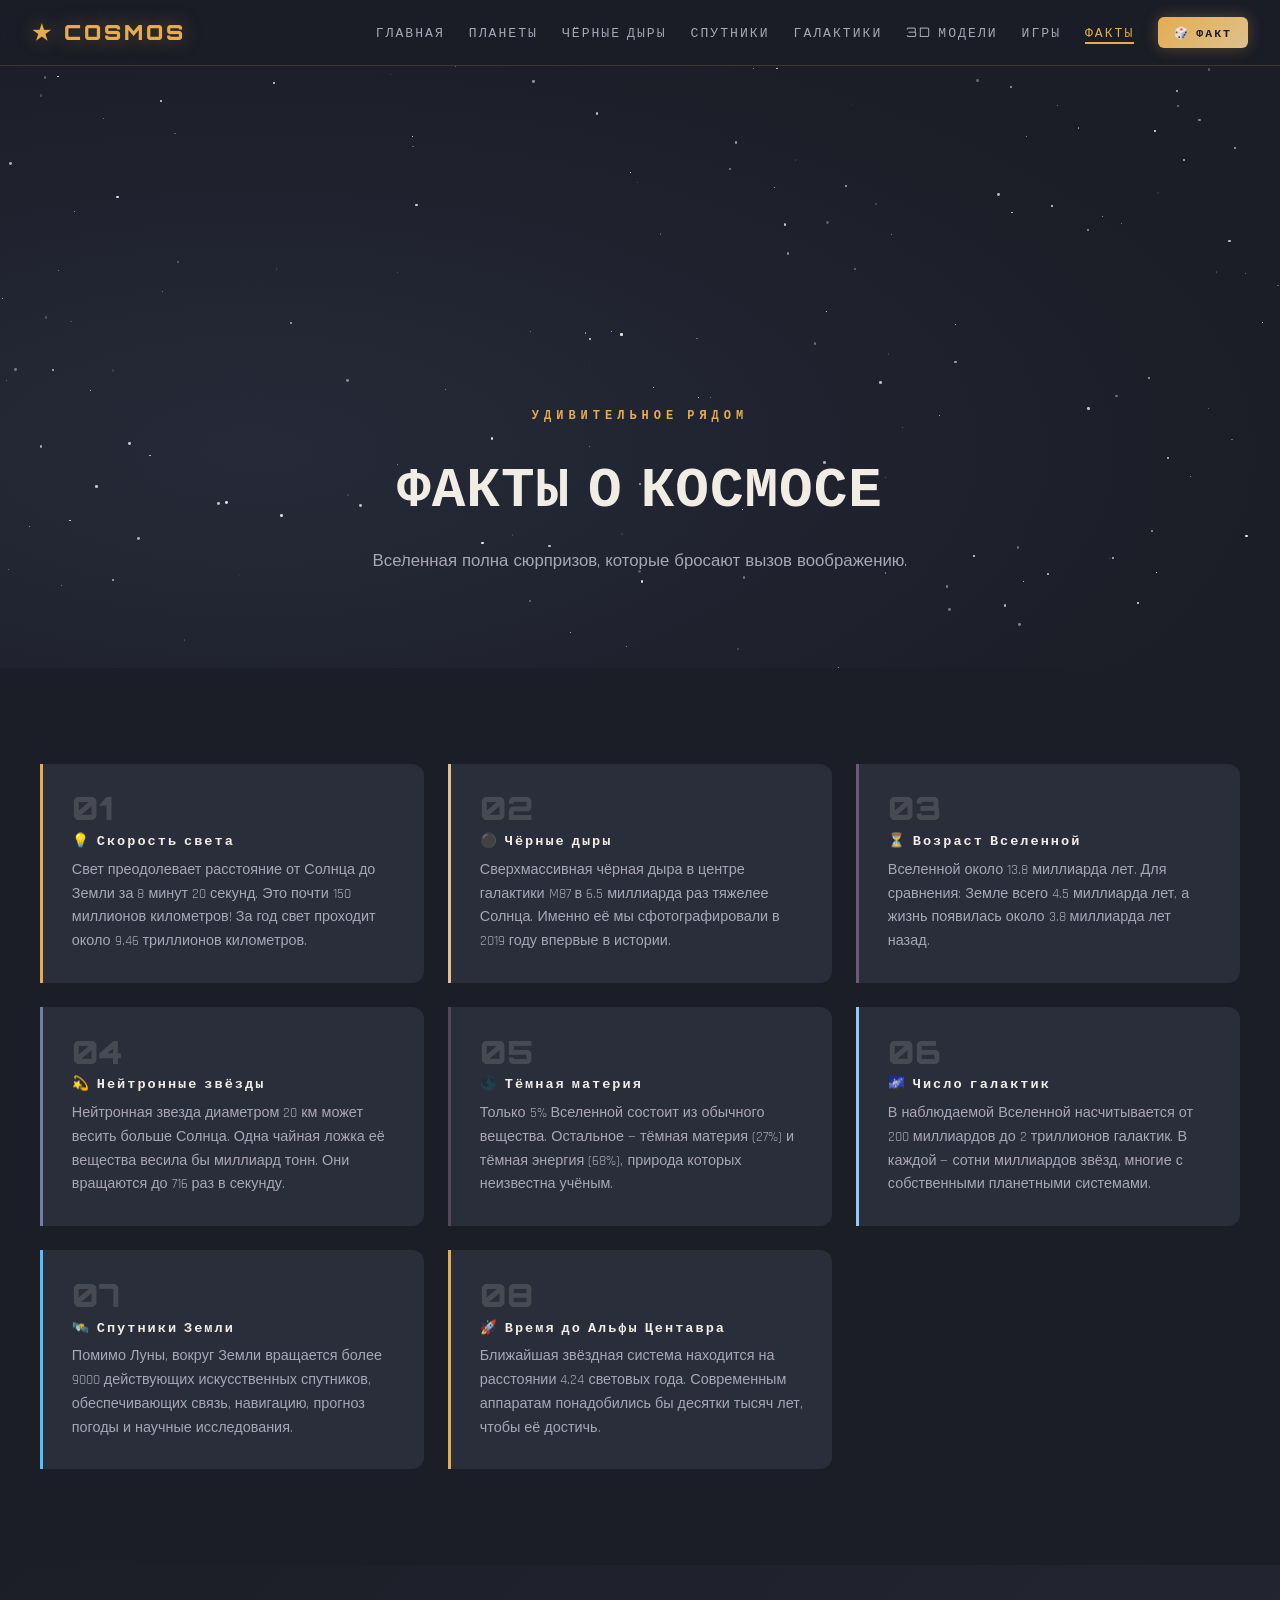
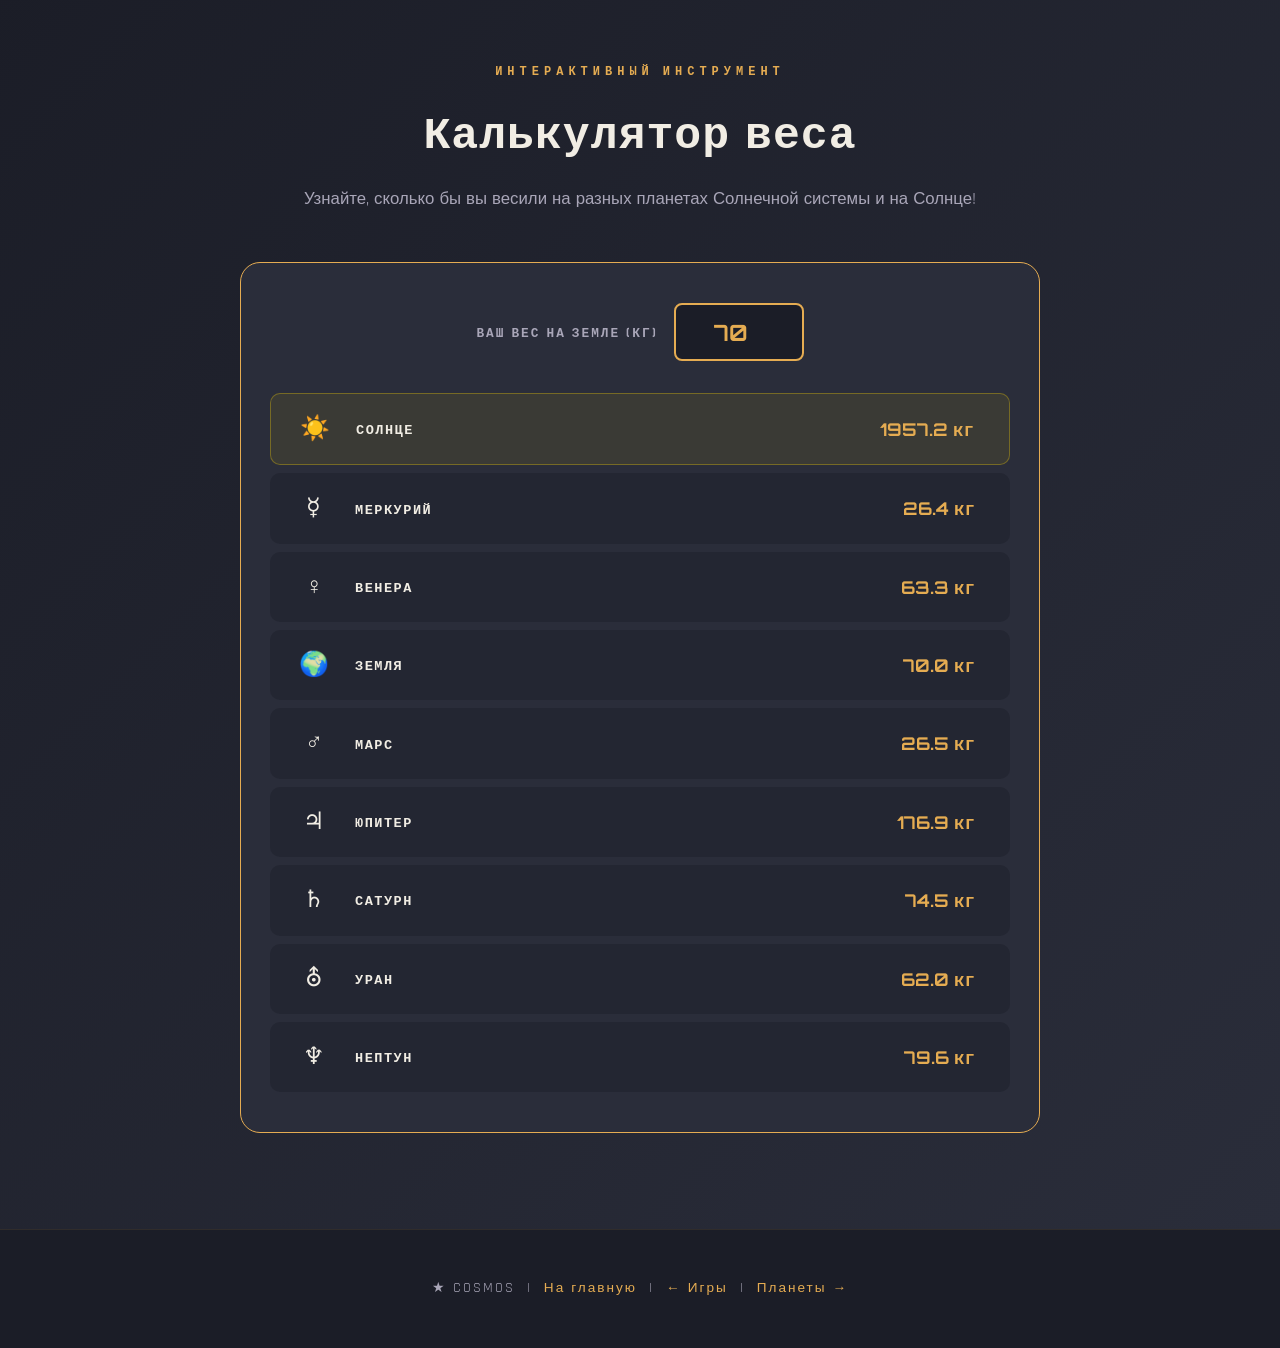
<file: facts.html>
<!DOCTYPE html>
<html lang="ru">
<head>
<meta charset="UTF-8">
<meta name="viewport" content="width=device-width, initial-scale=1.0, maximum-scale=5.0">
<title>Факты и Калькулятор — COSMOS</title>
<link rel="icon" type="image/svg+xml" href="favicon.svg">
<link href="https://fonts.googleapis.com/css2?family=Orbitron:wght@400;700;900&family=Rajdhani:wght@300;400;600&display=swap" rel="stylesheet">
<link rel="stylesheet" href="style.css">
</head>
<body>
<div id="stars-bg"></div>

<nav>
  <a href="index.html" class="nav-logo">★ COSMOS</a>
  <ul class="nav-links">
    <li><a href="index.html" data-page="index">Главная</a></li>
    <li><a href="planets.html" data-page="planets">Планеты</a></li>
    <li><a href="blackholes.html" data-page="blackholes">Чёрные дыры</a></li>
    <li><a href="satellites.html" data-page="satellites">Спутники</a></li>
    <li><a href="galaxies.html" data-page="galaxies">Галактики</a></li>
    <li><a href="planets3d.html" data-page="planets3d">3D Модели</a></li>
    <li><a href="games.html" data-page="games">Игры</a></li>
    <li><a href="facts.html" data-page="facts">Факты</a></li>
    <li><button class="nav-fact-btn" id="navFactBtn" title="Случайный факт"><span class="dice">🎲</span> ФАКТ</button></li>
  </ul>
</nav>

<!-- Кнопка-бургер для мобильных (только видна на ≤768px) -->
<button class="burger-menu" id="burgerMenu" aria-label="Меню">
  <span class="burger-icon">
    <span></span>
    <span></span>
    <span></span>
  </span>
</button>

<div class="nav-overlay" id="navOverlay"></div>

<!-- Мобильное меню (выезжает справа) -->
<div class="mobile-menu" id="mobileMenu">
  <ul class="mobile-nav-links">
    <li><a href="index.html" data-page="index">Главная</a></li>
    <li><a href="planets.html" data-page="planets">Планеты</a></li>
    <li><a href="blackholes.html" data-page="blackholes">Чёрные дыры</a></li>
    <li><a href="satellites.html" data-page="satellites">Спутники</a></li>
    <li><a href="galaxies.html" data-page="galaxies">Галактики</a></li>
    <li><a href="planets3d.html" data-page="planets3d">3D Модели</a></li>
    <li><a href="games.html" data-page="games">Игры</a></li>
    <li><a href="facts.html" data-page="facts">Факты</a></li>
  </ul>
  
</div>


<div class="page-hero">
  <div class="section-label">Удивительное рядом</div>
  <h1 class="section-title" style="font-size:clamp(2rem,5vw,3.5rem)">ФАКТЫ О КОСМОСЕ</h1>
  <p class="section-desc" style="margin:0 auto">Вселенная полна сюрпризов, которые бросают вызов воображению.</p>
</div>

<section id="facts">
  <div class="facts-grid" id="factsGrid"></div>
</section>

<section class="calculator-section">
  <div class="center">
    <div class="section-label">Интерактивный инструмент</div>
    <h2 class="section-title">Калькулятор веса</h2>
    <p class="section-desc">Узнайте, сколько бы вы весили на разных планетах Солнечной системы и на Солнце!</p>
  </div>
  <div class="calc-wrap">
    <div class="calc-input-row">
      <label>ВАШ ВЕС НА ЗЕМЛЕ (КГ)</label>
      <input type="number" id="weightInput" value="70" min="1" max="1000">
    </div>
    <div class="calc-results" id="calcResults"></div>
  </div>
</section>

<footer>
  <p>★ COSMOS &nbsp;|&nbsp; <a href="index.html">На главную</a> &nbsp;|&nbsp; <a href="games.html">← Игры</a> &nbsp;|&nbsp; <a href="planets.html">Планеты →</a></p>
</footer>

<button class="scroll-top" id="scrollTop" title="Наверх">↑</button>

<script src="data.js"></script>
<script src="app.js"></script>
</body>
</html>
</file>
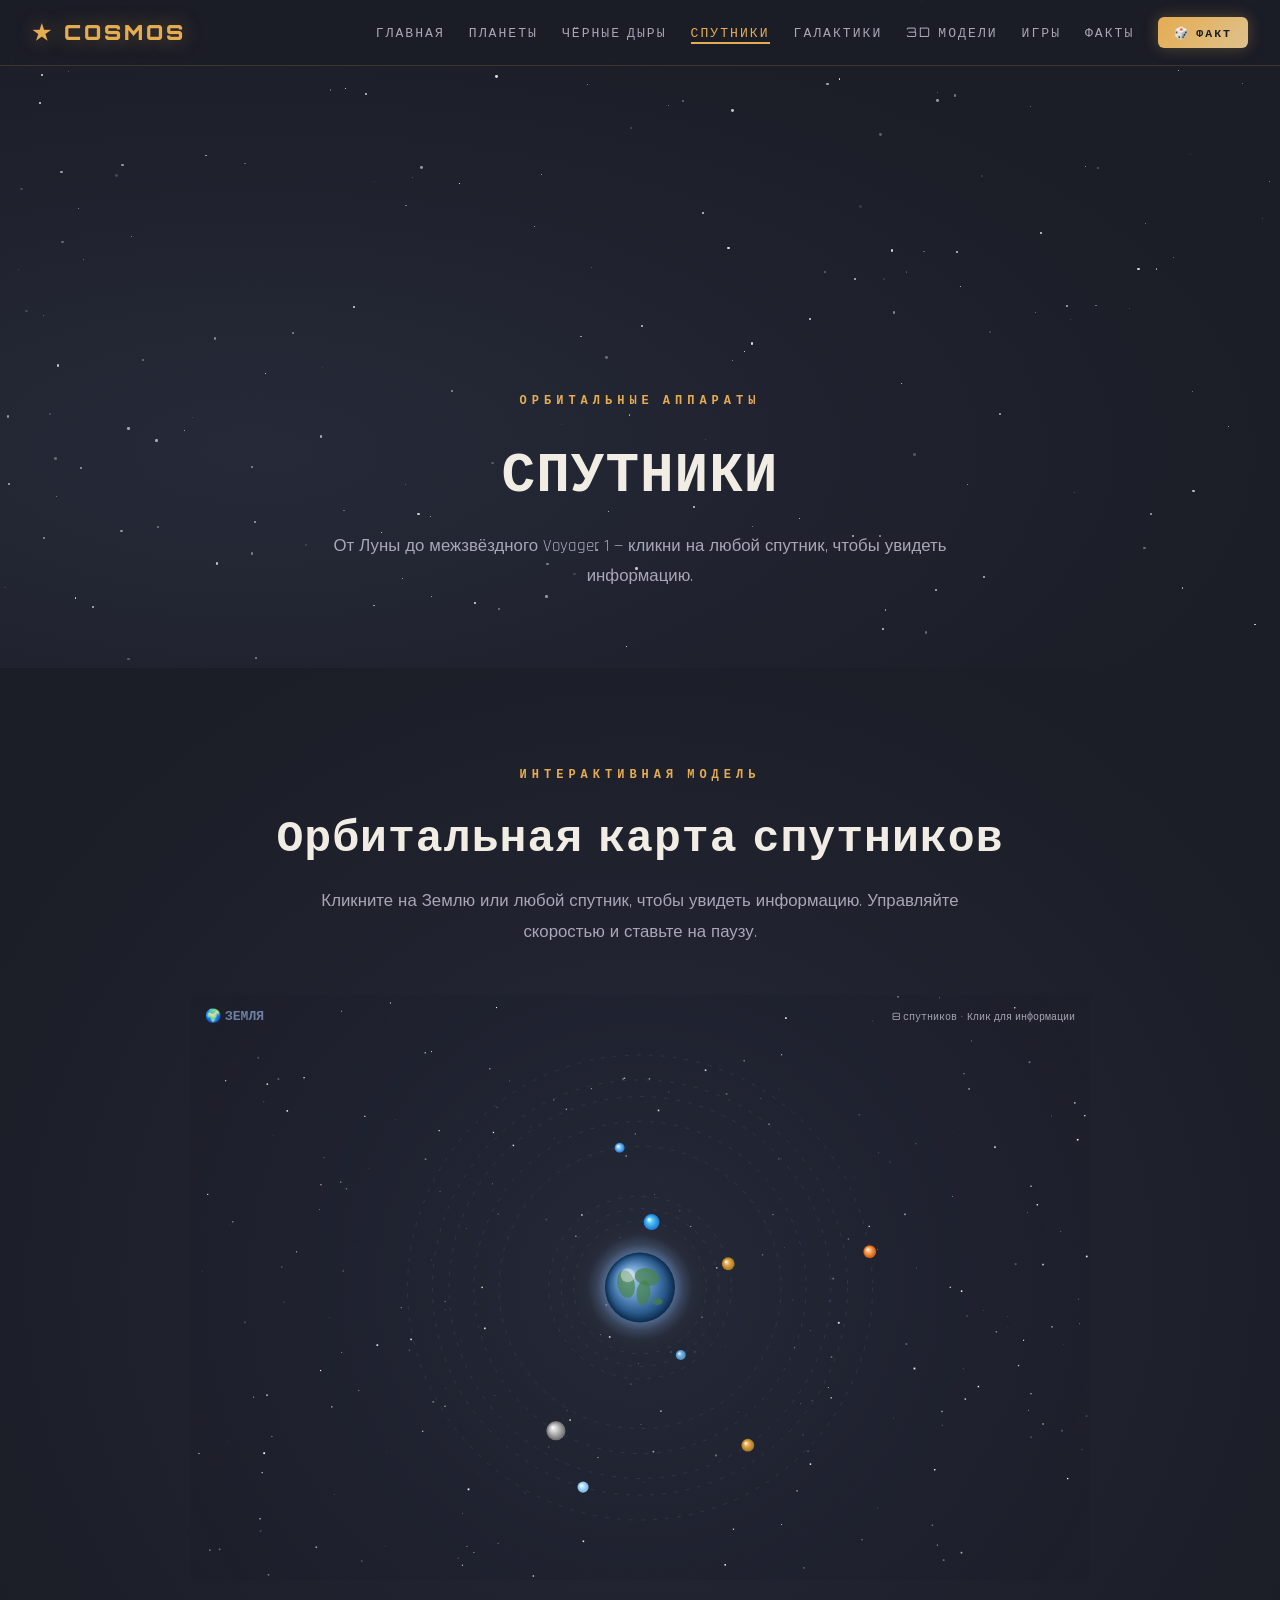
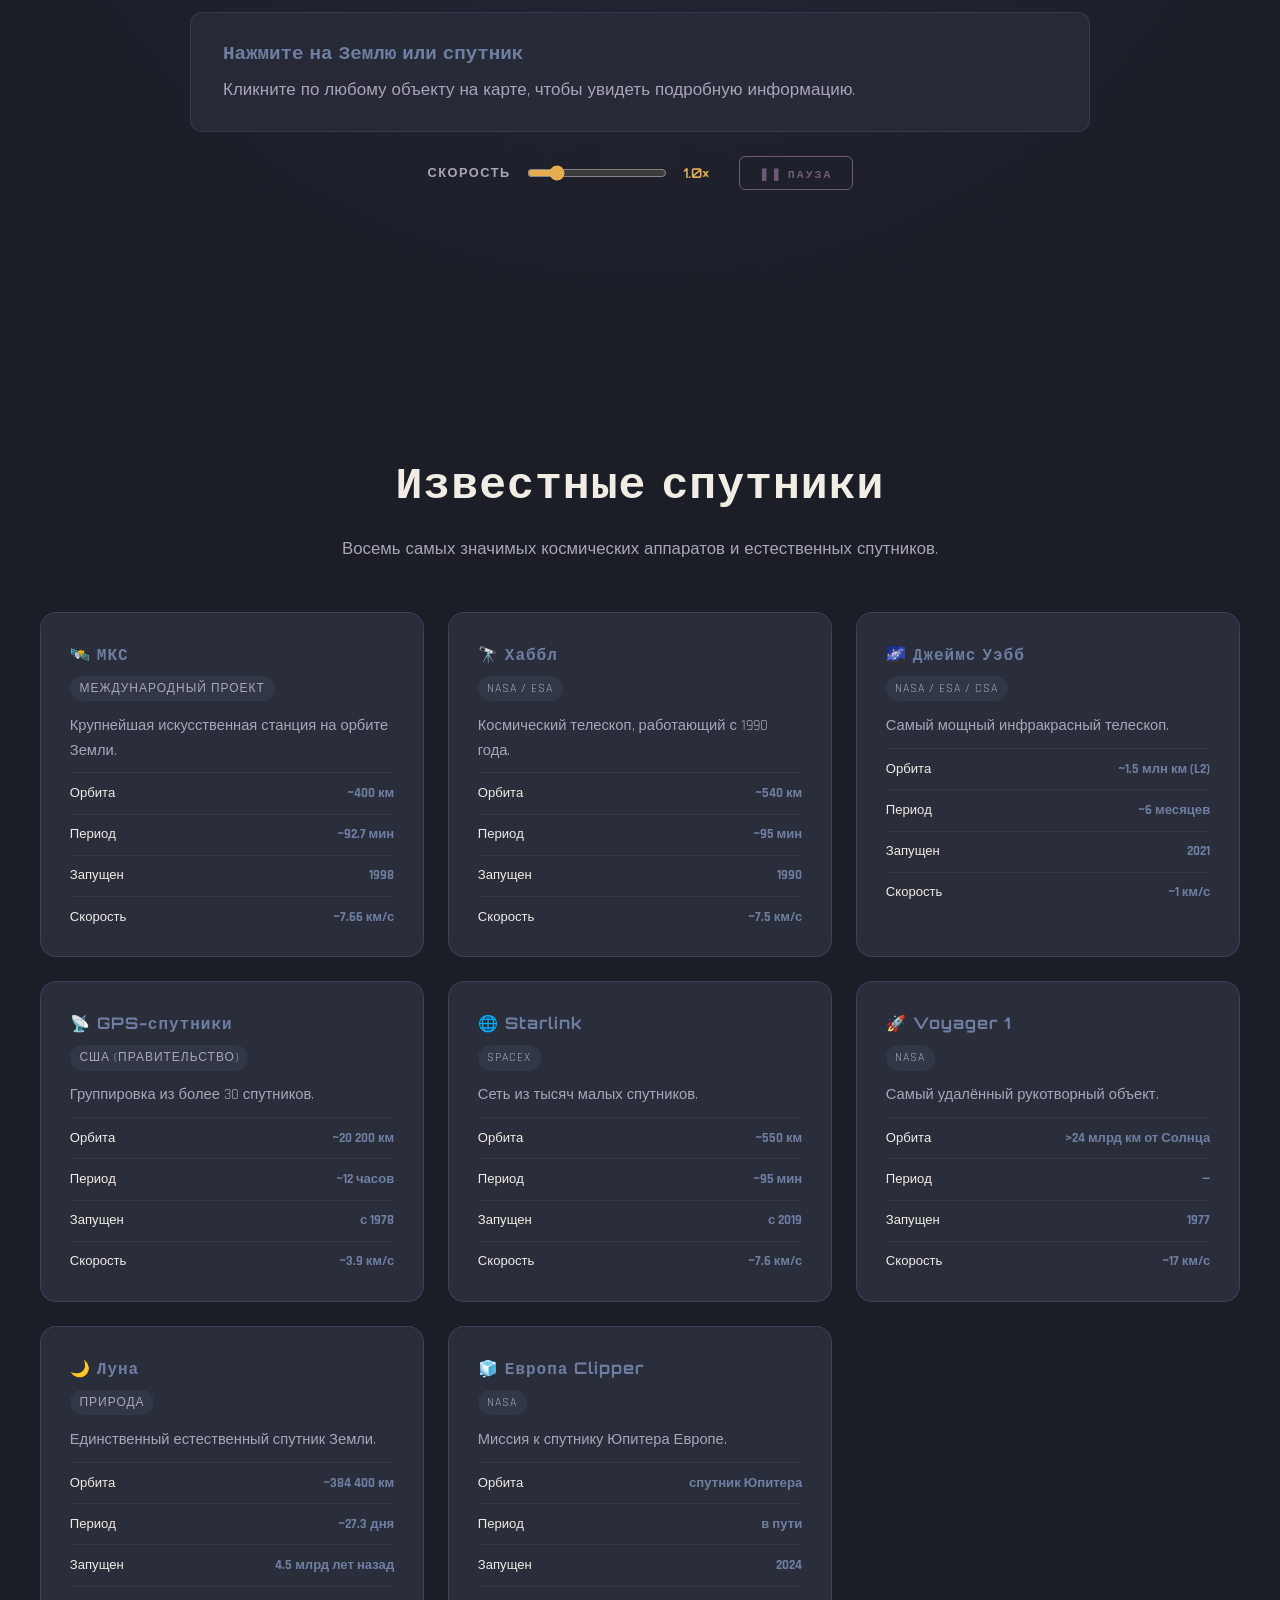
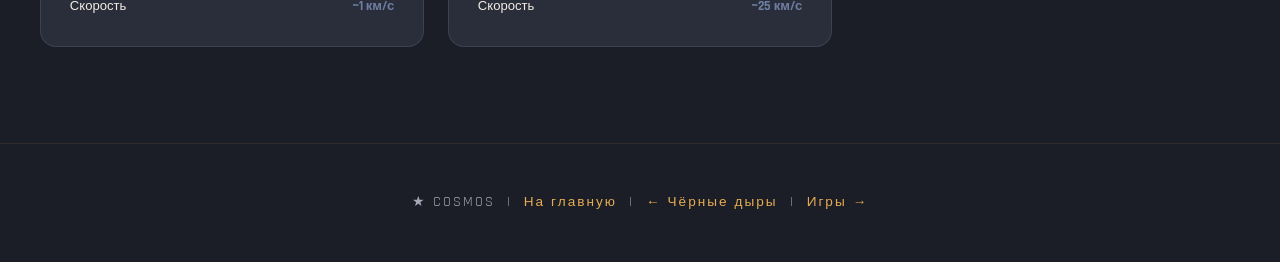
<file: satellites.html>
<!DOCTYPE html>
<html lang="ru">
<head>
<meta charset="UTF-8">
<meta name="viewport" content="width=device-width, initial-scale=1.0, maximum-scale=5.0">
<title>Спутники — COSMOS</title>
<link rel="icon" type="image/svg+xml" href="favicon.svg">
<link href="https://fonts.googleapis.com/css2?family=Orbitron:wght@400;700;900&family=Rajdhani:wght@300;400;600&display=swap" rel="stylesheet">
<link rel="stylesheet" href="style.css">
</head>
<body>
<div id="stars-bg"></div>

<nav>
  <a href="index.html" class="nav-logo">★ COSMOS</a>
  <ul class="nav-links">
    <li><a href="index.html" data-page="index">Главная</a></li>
    <li><a href="planets.html" data-page="planets">Планеты</a></li>
    <li><a href="blackholes.html" data-page="blackholes">Чёрные дыры</a></li>
    <li><a href="satellites.html" data-page="satellites">Спутники</a></li>
    <li><a href="galaxies.html" data-page="galaxies">Галактики</a></li>
    <li><a href="planets3d.html" data-page="planets3d">3D Модели</a></li>
    <li><a href="games.html" data-page="games">Игры</a></li>
    <li><a href="facts.html" data-page="facts">Факты</a></li>
    <li><button class="nav-fact-btn" id="navFactBtn" title="Случайный факт"><span class="dice">🎲</span> ФАКТ</button></li>
  </ul>
</nav>

<!-- Кнопка-бургер для мобильных (только видна на ≤768px) -->
<button class="burger-menu" id="burgerMenu" aria-label="Меню">
  <span class="burger-icon">
    <span></span>
    <span></span>
    <span></span>
  </span>
</button>

<div class="nav-overlay" id="navOverlay"></div>

<!-- Мобильное меню (выезжает справа) -->
<div class="mobile-menu" id="mobileMenu">
  <ul class="mobile-nav-links">
    <li><a href="index.html" data-page="index">Главная</a></li>
    <li><a href="planets.html" data-page="planets">Планеты</a></li>
    <li><a href="blackholes.html" data-page="blackholes">Чёрные дыры</a></li>
    <li><a href="satellites.html" data-page="satellites">Спутники</a></li>
    <li><a href="galaxies.html" data-page="galaxies">Галактики</a></li>
    <li><a href="planets3d.html" data-page="planets3d">3D Модели</a></li>
    <li><a href="games.html" data-page="games">Игры</a></li>
    <li><a href="facts.html" data-page="facts">Факты</a></li>
  </ul>

</div>


<div class="page-hero">
  <div class="section-label">Орбитальные аппараты</div>
  <h1 class="section-title" style="font-size:clamp(2rem,5vw,3.5rem)">СПУТНИКИ</h1>
  <p class="section-desc" style="margin:0 auto">От Луны до межзвёздного Voyager 1 — кликни на любой спутник, чтобы увидеть информацию.</p>
</div>

<section id="sat-section">
  <div class="center">
    <div class="section-label">Интерактивная модель</div>
    <h2 class="section-title">Орбитальная карта спутников</h2>
    <p class="section-desc">Кликните на Землю или любой спутник, чтобы увидеть информацию. Управляйте скоростью и ставьте на паузу.</p>
  </div>
  
  <div id="sat-canvas-wrap">
    <canvas id="satCanvas"></canvas>
  </div>
  
  <div class="sat-info-panel" id="satInfoPanel">
    <h3>Нажмите на Землю или спутник</h3>
    <p>Кликните по любому объекту на карте, чтобы увидеть подробную информацию.</p>
  </div>
  
  <div class="speed-controls">
    <label>СКОРОСТЬ</label>
    <input type="range" id="satSpeedRange" min="0.1" max="5" step="0.1" value="1">
    <span class="speed-val" id="satSpeedVal">1.0×</span>
    <button class="pause-btn" id="satPauseBtn">❚❚ ПАУЗА</button>
  </div>
</section>

<section>
  <div class="center" style="margin-top: 4rem">
    <h2 class="section-title">Известные спутники</h2>
    <p class="section-desc">Восемь самых значимых космических аппаратов и естественных спутников.</p>
  </div>
  <div class="sat-grid" id="satGrid"></div>
</section>

<footer>
  <p>★ COSMOS &nbsp;|&nbsp; <a href="index.html">На главную</a> &nbsp;|&nbsp; <a href="blackholes.html">← Чёрные дыры</a> &nbsp;|&nbsp; <a href="games.html">Игры →</a></p>
</footer>

<button class="scroll-top" id="scrollTop" title="Наверх">↑</button>

<script src="data.js"></script>
<script src="app.js"></script>
</body>
</html>
</file>
<file: style.css>
/* ═══════════════════════════════════════════════════
   COSMOS — Полная адаптивность + Бургер-меню
   ═══════════════════════════════════════════════════ */

* { margin: 0; padding: 0; box-sizing: border-box; }

:root {
  --space-deep: #1B1D27;
  --space-mid: #262A38;
  --space-card: #2A2D3A;
  --accent-gold: #E5AC52;
  --accent-purple: #6E5A78;
  --accent-mauve: #544757;
  --accent-blue: #6E7FA3;
  --accent-sand: #DEC18C;
  --text-main: #F1EDE4;
  --text-dim: #A9A6B8;
  --glow-gold: rgba(229, 172, 82, 0.4);
  --glow-purple: rgba(110, 90, 120, 0.45);
  --glow-blue: rgba(110, 127, 163, 0.4);
  --danger: #EF5350;
  --success: #DEC18C;

  --gap-xs: 0.5rem;
  --gap-sm: 1rem;
  --gap-md: 1.5rem;
  --gap-lg: 2rem;
  --gap-xl: 3rem;
  --gap-2xl: 4rem;
  --gap-3xl: 6rem;
  
  --pad-section: 6rem;
  --pad-section-mob: 4rem;
  --pad-card: 1.8rem;
  --pad-card-mob: 1.2rem;
  
  --container-max: 1200px;
  --container-padding: 2rem;
  --container-padding-mob: 1rem;
}

html { scroll-behavior: smooth; }

body {
  background: var(--space-deep);
  color: var(--text-main);
  font-family: 'Rajdhani', sans-serif;
  font-size: 17px;
  line-height: 1.6;
  overflow-x: hidden;
}

/* ═══ STARS ═══ */
#stars-bg {
  position: fixed; inset: 0; z-index: 0; pointer-events: none;
  background: radial-gradient(ellipse at 20% 50%, #262A38 0%, #1B1D27 70%);
}
.star { 
  position: absolute; border-radius: 50%; background: #fff; 
  animation: twinkle var(--d, 3s) ease-in-out infinite; 
}
@keyframes twinkle { 
  0%,100%{opacity:.2;transform:scale(1)} 
  50%{opacity:1;transform:scale(1.3)} 
}

/* ═══════════════════════════════════════════════════
   NAVIGATION
   ═══════════════════════════════════════════════════ */
nav {
  position: fixed; top: 0; left: 0; right: 0; z-index: 1000;
  display: flex; align-items: center; justify-content: space-between;
  padding: 1rem 2rem;
  background: rgba(27, 29, 39, 0.92);
  backdrop-filter: blur(12px);
  -webkit-backdrop-filter: blur(12px);
  border-bottom: 1px solid rgba(229, 172, 82, .18);
  flex-wrap: wrap;
  gap: 1rem;
}

.nav-logo {
  font-family: 'Orbitron', monospace;
  font-weight: 900; font-size: 1.3rem;
  color: var(--accent-gold);
  letter-spacing: 3px;
  text-shadow: 0 0 20px var(--glow-gold);
  text-decoration: none;
  white-space: nowrap;
  flex-shrink: 0;
  z-index: 1001;
}

.nav-links { 
  display: flex; 
  gap: 1.5rem; 
  list-style: none; 
  flex-wrap: wrap; 
  align-items: center;
  margin-left: auto;
}
.nav-links li { list-style: none; }
.nav-links a {
  color: var(--text-dim); 
  text-decoration: none;
  font-size: .82rem; 
  letter-spacing: 2px; 
  text-transform: uppercase;
  transition: color .3s;
  position: relative; 
  padding-bottom: 4px;
  white-space: nowrap;
  font-family: 'Orbitron', monospace;
}
.nav-links a::after {
  content:''; position:absolute; left:0; bottom:0; height:2px; width:0;
  background: var(--accent-gold); transition: width .3s;
}
.nav-links a:hover, .nav-links a.active { color: var(--accent-gold); }
.nav-links a:hover::after, .nav-links a.active::after { width:100%; }

.nav-fact-btn {
  background: linear-gradient(135deg, var(--accent-gold), var(--accent-sand));
  border: none;
  color: var(--space-deep);
  padding: 0.5rem 1rem;
  font-family: 'Orbitron', monospace;
  font-size: 0.72rem;
  letter-spacing: 2px;
  text-transform: uppercase;
  border-radius: 6px;
  cursor: pointer;
  font-weight: 700;
  transition: all .25s;
  box-shadow: 0 0 15px rgba(229,172,82,.3);
  white-space: nowrap;
  font-family: 'Orbitron', monospace;
}
.nav-fact-btn:hover {
  transform: translateY(-2px);
  box-shadow: 0 4px 20px rgba(229,172,82,.5);
}
.nav-fact-btn .dice {
  display: inline-block;
  animation: spinDice 4s linear infinite;
}
@keyframes spinDice {
  0%, 90% { transform: rotate(0deg); }
  92% { transform: rotate(360deg); }
  100% { transform: rotate(360deg); }
}

/* ═══════════════════════════════════════════════════
   БУРГЕР-КНОПКА (скрыта на десктопе)
   ═══════════════════════════════════════════════════ */
.burger-menu {
  display: none;
  flex-direction: column;
  align-items: center;
  justify-content: center;
  width: 50px;
  height: 50px;
  min-width: 50px;
  min-height: 50px;
  background: rgba(27, 29, 39, 0.95);
  border: 2px solid var(--accent-gold);
  border-radius: 8px;
  cursor: pointer;
  padding: 0;
  margin-left: auto;
  flex-shrink: 0;
  flex-grow: 0;
  position: relative;
  z-index: 1001;
  transition: background 0.3s;
  -webkit-tap-highlight-color: transparent;
}
.burger-menu:hover {
  background: rgba(229, 172, 82, 0.2);
}
.burger-menu.active {
  background: rgba(229, 172, 82, 0.3);
}
.burger-icon {
  display: block;
  width: 24px;
  height: 18px;
  position: relative;
}
.burger-icon span {
  display: block;
  position: absolute;
  left: 0;
  width: 100%;
  height: 2px;
  background: var(--accent-gold);
  border-radius: 2px;
  transition: all 0.3s;
}
.burger-icon span:nth-child(1) { top: 0; }
.burger-icon span:nth-child(2) { top: 8px; }
.burger-icon span:nth-child(3) { top: 16px; }
.burger-menu.active .burger-icon span:nth-child(1) {
  transform: translateY(8px) rotate(45deg);
}
.burger-menu.active .burger-icon span:nth-child(2) {
  opacity: 0;
}
.burger-menu.active .burger-icon span:nth-child(3) {
  transform: translateY(-8px) rotate(-45deg);
}

/* ═══ ОВЕРЛЕЙ ═══ */
.nav-overlay {
  display: none;
  position: fixed;
  inset: 0;
  background: rgba(0, 0, 0, 0.6);
  z-index: 999;
  backdrop-filter: blur(3px);
  -webkit-backdrop-filter: blur(3px);
}

/* ═══════════════════════════════════════════════════
   МОБИЛЬНАЯ АДАПТИВНОСТЬ (≤ 768px)
   ═══════════════════════════════════════════════════ */
@media screen and (max-width: 768px) {
  /* Показываем бургер */
  .burger-menu {
    display: flex !important;
  }
  
  /* Скрываем обычную навигацию по умолчанию */
  .nav-links {
    flex-basis: 100%;
    width: 100%;
    flex-direction: column;
    gap: 0.4rem;
    margin: 0;
    padding: 0;
    max-height: 0;
    overflow: hidden;
    opacity: 0;
    transition: max-height 0.4s ease, opacity 0.3s ease, padding 0.3s ease, margin 0.3s ease;
  }
  
  /* Показываем навигацию когда открыто */
  nav.menu-open .nav-links {
    max-height: 80vh;
    overflow-y: auto;
    opacity: 1;
    padding: 1rem;
    margin-top: 0.5rem;
    background: rgba(27, 29, 39, 0.98);
    border-radius: 0 0 12px 12px;
    border: 1px solid rgba(229, 172, 82, 0.3);
    border-top: none;
  }
  
  /* Стили ссылок на мобильных */
  nav.menu-open .nav-links a {
    display: block;
    width: 100%;
    padding: 0.8rem 1rem;
    text-align: left;
    font-size: 0.9rem;
    border-radius: 8px;
    background: rgba(229, 172, 82, 0.05);
    border: 1px solid rgba(229, 172, 82, 0.15);
    margin-bottom: 0.3rem;
    box-sizing: border-box;
    color: var(--text-dim);
  }
  
  nav.menu-open .nav-links a:hover,
  nav.menu-open .nav-links a.active {
    background: rgba(229, 172, 82, 0.2);
    color: var(--accent-gold);
    border-color: var(--accent-gold);
  }
  
  nav.menu-open .nav-fact-btn {
    width: 100%;
    margin-top: 0.5rem;
    text-align: center;
  }
  
  /* Оверлей */
  nav.menu-open ~ .nav-overlay,
  .nav-overlay.active {
    display: block;
  }
  
  nav.menu-open {
    border-bottom: none;
  }
}

/* ═══════════════════════════════════════════════════
   ДЕСКТОП - скрываем бургер
   ═══════════════════════════════════════════════════ */
@media screen and (min-width: 769px) {
  .burger-menu {
    display: none !important;
  }
}

/* ═══════════════════════════════════════════════════
   HERO
   ═══════════════════════════════════════════════════ */
#hero {
  position: relative; z-index: 1;
  min-height: 100vh;
  display: flex; flex-direction: column; 
  align-items: center; justify-content: center;
  text-align: center; 
  padding: var(--container-padding);
  overflow: hidden;
}
.hero-title {
  font-family: 'Orbitron', monospace;
  font-size: clamp(2.5rem, 8vw, 6rem);
  font-weight: 900;
  letter-spacing: 8px;
  line-height: 1.1;
  background: linear-gradient(135deg, #fff 0%, var(--accent-gold) 50%, var(--accent-purple) 100%);
  -webkit-background-clip: text; -webkit-text-fill-color: transparent;
  background-clip: text;
  margin-bottom: 1.5rem;
}
.hero-sub {
  font-size: 1.3rem; 
  color: var(--text-dim);
  letter-spacing: 4px; 
  text-transform: uppercase;
  margin-bottom: 3rem;
}
.hero-btn {
  display: inline-block; 
  padding: .9rem 2.5rem;
  border: 2px solid var(--accent-gold);
  color: var(--accent-gold); 
  text-decoration: none;
  font-family: 'Orbitron', monospace; 
  font-size: .85rem;
  letter-spacing: 3px; 
  text-transform: uppercase;
  transition: all .3s;
  position: relative; 
  overflow: hidden; 
  margin: 0 .5rem .5rem;
}
.hero-btn::before {
  content: ''; position: absolute; inset: 0;
  background: var(--accent-gold); transform: scaleX(0);
  transform-origin: left; transition: transform .3s;
  z-index: 0;
}
.hero-btn:hover::before { transform: scaleX(1); }
.hero-btn:hover { color: var(--space-deep); }
.hero-btn span { position: relative; z-index: 1; }

.hero-nav-cards {
  display: flex; 
  flex-wrap: wrap; 
  gap: 1.2rem; 
  justify-content: center;
  margin-top: 2.5rem; 
  max-width: 1100px;
}
.hero-nav-card {
  background: rgba(42,45,58,.6);
  border: 1px solid rgba(229,172,82,.18);
  border-radius: 14px; 
  padding: 1.2rem 1.6rem;
  text-decoration: none; 
  color: var(--text-main);
  min-width: 150px; 
  transition: all .3s;
  backdrop-filter: blur(6px);
  -webkit-backdrop-filter: blur(6px);
  text-align: center;
  flex: 0 1 auto;
}
.hero-nav-card:hover {
  transform: translateY(-5px);
  border-color: var(--accent-gold);
  box-shadow: 0 8px 30px rgba(229,172,82,.18);
}
.hero-nav-card .hnc-icon { 
  font-size: 1.8rem; 
  margin-bottom: .4rem; 
}
.hero-nav-card .hnc-title { 
  font-family:'Orbitron',monospace; 
  font-size:.75rem; 
  letter-spacing:2px; 
  color: var(--text-dim); 
}
.hero-nav-card:hover .hnc-title { color: var(--accent-gold); }

.shooting-star {
  position: absolute;
  width: 3px; height: 3px;
  background: linear-gradient(90deg, white, transparent);
  border-radius: 50%;
  animation: shoot 3s linear infinite;
  pointer-events: none;
}
@keyframes shoot {
  0% { transform: translate(0,0) rotate(-45deg) scaleX(0); opacity: 1; }
  5% { transform: translate(0,0) rotate(-45deg) scaleX(1); }
  100% { transform: translate(600px,600px) rotate(-45deg) scaleX(1); opacity: 0; }
}

/* ═══ SECTIONS ═══ */
section { 
  position: relative; 
  z-index: 1; 
  padding: var(--pad-section) var(--container-padding);
}
.page-hero {
  min-height: 50vh; 
  display:flex; flex-direction:column; 
  align-items:center; justify-content:center;
  text-align:center; 
  padding: 8rem var(--container-padding) 2rem;
  position: relative; 
  z-index: 1;
}

.section-label {
  font-family: 'Orbitron', monospace;
  font-size: .75rem; 
  letter-spacing: 5px;
  color: var(--accent-gold); 
  text-transform: uppercase;
  margin-bottom: 1rem;
  font-weight: 600;
}
.section-title {
  font-family: 'Orbitron', monospace;
  font-size: clamp(1.6rem, 4vw, 2.8rem);
  font-weight: 700; 
  margin-bottom: 1rem;
  letter-spacing: 1px;
}
.section-desc { 
  color: var(--text-dim); 
  max-width: 700px; 
  line-height: 1.8; 
  margin-bottom: 3rem; 
  font-size: 1.05rem;
}
.center { text-align: center; }
.center .section-desc { margin: 0 auto 3rem; }

/* ═══ SOLAR SYSTEM ═══ */
#solar { 
  background: radial-gradient(ellipse at center, #262A38 0%, #1B1D27 80%); 
  min-height: 100vh;
  border: none !important;
  outline: none !important;
  box-shadow: none !important;
  overflow: visible;
  padding: 2rem var(--container-padding);
}

#solar-canvas-wrap { 
  position: relative; 
  width: 100%; 
  max-width: 1400px;
  margin: 0 auto 2rem;
  overflow: visible;
  border: none !important;
  outline: none !important;
  background: transparent !important;
  display: flex;
  justify-content: center;
  align-items: center;
}

canvas#solarCanvas { 
  display: block; 
  margin: 0 auto; 
  max-width: 100%;
  height: auto !important;
  cursor: pointer; 
  border: none !important;
  outline: none !important;
  background: transparent;
}

.planet-info-panel {
  background: rgba(42,45,58,.8);
  border-radius: 12px; 
  padding: 1.5rem 2rem;
  max-width: 700px; 
  margin: 0 auto;
  backdrop-filter: blur(8px);
  min-height: 140px;
  transition: all .3s;
  border: none !important;
}
.planet-info-panel h3 { 
  font-family: 'Orbitron', monospace; 
  color: var(--accent-gold); 
  margin-bottom: .5rem; 
  font-size: 1.2rem; 
}
.planet-info-panel p { 
  color: var(--text-dim); 
  line-height: 1.7; 
}
.speed-controls { 
  display: flex; 
  align-items: center; 
  gap: 1rem; 
  justify-content: center; 
  margin-top: 1.5rem; 
  flex-wrap: wrap; 
  border: none !important;
}
.speed-controls label { 
  color: var(--text-dim); 
  font-size: .8rem; 
  letter-spacing: 1.5px; 
  text-transform: uppercase; 
  font-weight: 600;
}
.speed-controls input[type=range] { 
  accent-color: var(--accent-gold); 
  width: 140px; 
  cursor: pointer;
}
.speed-val { 
  color: var(--accent-gold); 
  font-family: 'Orbitron', monospace; 
  font-size: .85rem; 
  min-width: 40px; 
  font-weight: 600;
}
.pause-btn {
  padding: .55rem 1.2rem; 
  border: 1px solid var(--accent-purple);
  background: transparent; 
  color: var(--accent-purple);
  border-radius: 6px; 
  cursor: pointer;
  font-family: 'Orbitron', monospace; 
  font-size: .72rem; 
  letter-spacing: 2px;
  text-transform: uppercase;
  font-weight: 600;
  transition: all .2s;
}
.pause-btn:hover { 
  background: var(--accent-purple); 
  color: var(--space-deep); 
}

/* ═══ PLANET CARDS ═══ */
#planets { background: var(--space-deep); }
.planets-grid { 
  display: grid; 
  grid-template-columns: repeat(auto-fill, minmax(280px, 1fr)); 
  gap: 1.5rem; 
  max-width: var(--container-max); 
  margin: 0 auto; 
}
.planet-card {
  background: var(--space-card);
  border: 1px solid rgba(229,172,82,.12);
  border-radius: 16px; 
  padding: var(--pad-card);
  transition: transform .35s, border-color .3s, box-shadow .3s;
  cursor: pointer;
  position: relative;
  overflow: hidden;
}
.planet-card:hover {
  transform: translateY(-8px) scale(1.03);
  border-color: rgba(229,172,82,.5);
  box-shadow: 0 12px 50px rgba(229,172,82,.25);
  z-index: 5;
}
.planet-card .card-visual {
  width: 100%; 
  height: 0; 
  overflow:hidden;
  border-radius: 12px; 
  margin-bottom:0;
  transition: height .4s, margin-bottom .4s;
  background: var(--space-deep);
  display: flex;
  align-items: center;
  justify-content: center;
}
.planet-card:hover .card-visual { 
  height: 150px; 
  margin-bottom: 1rem; 
}
.planet-card .card-visual img {
  width:100%; 
  height:150px; 
  object-fit:contain; 
  display:block;
}
.planet-icon {
  width: 60px; height: 60px; 
  border-radius: 50%;
  margin-bottom: 1rem;
  display: flex; align-items: center; justify-content: center;
  font-size: 2rem;
  transition: opacity .3s, transform .4s;
}
.planet-card:hover .planet-icon { 
  opacity: 0; 
  transform: scale(0.5); 
}
.planet-card h3 { 
  font-family: 'Orbitron', monospace; 
  font-size: 1rem; 
  margin-bottom: .4rem; 
  letter-spacing: 2px; 
}
.planet-card .tag {
  display: inline-block; 
  font-size: .7rem;
  padding: .2rem .6rem;
  border-radius: 20px; 
  margin-bottom: .8rem;
  letter-spacing: 1px; 
  text-transform: uppercase;
  font-weight: 600;
}
.planet-card p { 
  color: var(--text-dim); 
  font-size: .93rem; 
  line-height: 1.6; 
  margin-bottom: 1rem;
}
.planet-card .extra-info {
  max-height: 0; 
  overflow: hidden; 
  opacity: 0;
  transition: max-height .4s, opacity .3s, margin-top .3s;
  color: var(--accent-sand); 
  font-size: .88rem; 
  line-height: 1.6;
}
.planet-card:hover .extra-info { 
  max-height: 200px; 
  opacity: 1; 
  margin-top: .8rem; 
}
.planet-stat { 
  display: flex; 
  justify-content: space-between; 
  margin-top: .5rem; 
  padding-top: .5rem; 
  border-top: 1px solid rgba(255,255,255,.06); 
}
.planet-stat span { 
  font-size: .82rem; 
  color: var(--text-dim); 
}
.planet-stat strong { 
  font-size: .82rem; 
  color: var(--accent-gold); 
  font-weight: 600; 
}

/* ═══ MODAL ═══ */
.modal {
  position: fixed; 
  inset: 0; 
  z-index: 2000;
  background: rgba(10, 10, 20, 0.85);
  backdrop-filter: blur(8px);
  -webkit-backdrop-filter: blur(8px);
  display: none; 
  align-items: center; 
  justify-content: center;
  padding: 1.5rem;
  animation: fadeIn .3s;
}
.modal.open { display: flex; }
.modal.align-top { align-items: flex-start; padding-top: 8vh; }
@keyframes fadeIn { from { opacity: 0; } to { opacity: 1; } }
.modal-content {
  background: var(--space-card);
  border: 1px solid var(--accent-gold);
  border-radius: 20px;
  max-width: 700px; 
  width: 100%;
  max-height: 90vh; 
  overflow-y: auto;
  position: relative;
  animation: slideUp .4s;
}
@keyframes slideUp { from { transform: translateY(30px); opacity: 0; } to { transform: translateY(0); opacity: 1; } }
.modal-close {
  position: absolute; 
  top: 1rem; 
  right: 1rem;
  background: rgba(27,29,39,.95); 
  border: 1px solid var(--text-dim);
  color: var(--text-dim); 
  width: 36px; height: 36px;
  border-radius: 50%; 
  cursor: pointer; 
  font-size: 1.2rem;
  transition: all .2s;
  z-index: 5;
  display: flex; 
  align-items: center; 
  justify-content: center;
  line-height: 1;
}
.modal-close:hover { 
  border-color: var(--accent-gold); 
  color: var(--accent-gold); 
}
.modal-content img { 
  width: 100%; 
  height: 280px; 
  object-fit: contain; 
  padding: 1rem;
  background: var(--space-deep);
  border-radius: 20px 20px 0 0; 
  display: block;
}
.modal-content h2 { 
  font-family: 'Orbitron', monospace; 
  color: var(--accent-gold); 
  padding: 1.5rem 2rem .5rem; 
  font-size: 1.5rem; 
}
.modal-content > p { 
  padding: 0 2rem 1rem; 
  color: var(--text-dim); 
  line-height: 1.7; 
}
.modal-content .modal-fact { 
  padding: 0 2rem 1rem; 
  color: var(--text-dim); 
  font-size: .9rem; 
  border-bottom: 1px solid rgba(255,255,255,.06); 
  line-height: 1.7;
}
.modal-stats { 
  padding: 1rem 2rem 2rem; 
  display: grid;
  grid-template-columns: 1fr 1fr;
  gap: 0.5rem 1rem;
}
.modal-stat { 
  display: flex; 
  flex-direction: column;
  padding: 0.7rem 1rem;
  background: rgba(27,29,39,.4);
  border-radius: 8px;
  border-left: 2px solid var(--accent-gold);
}
.modal-stat span { 
  color: var(--text-dim); 
  font-size: .75rem; 
  text-transform: uppercase;
  letter-spacing: 1px;
  margin-bottom: 0.2rem;
}
.modal-stat strong { 
  color: var(--accent-gold); 
  font-size: .95rem; 
  font-weight: 600;
  font-family: 'Orbitron', monospace;
}

/* ═══ GAMES ═══ */
#games { 
  background: radial-gradient(ellipse at bottom, #262A38 0%, #1B1D27 60%); 
}
.games-grid { 
  display: grid; 
  grid-template-columns: repeat(auto-fill, minmax(320px, 1fr)); 
  gap: 1.5rem; 
  max-width: 1100px; 
  margin: 0 auto; 
}
.game-card { 
  background: var(--space-card); 
  border: 1px solid rgba(110,90,120,.25); 
  border-radius: 16px; 
  overflow: hidden;
  transition: all .3s;
}
.game-card:hover {
  border-color: var(--accent-purple);
  transform: translateY(-4px);
}
.game-header { 
  padding: 1.4rem 1.6rem 1rem; 
  border-bottom: 1px solid rgba(255,255,255,.06); 
}
.game-header h3 { 
  font-family: 'Orbitron', monospace; 
  font-size: 1rem; 
  letter-spacing: 2px; 
  margin-bottom: .3rem; 
}
.game-header p { 
  color: var(--text-dim); 
  font-size: .88rem; 
}
.game-area { padding: 1.2rem 1.6rem 1.6rem; }

.quiz-question { 
  color: var(--text-main); 
  font-size: 1rem; 
  margin-bottom: 1rem; 
  line-height: 1.5; 
  font-weight: 600; 
}
.quiz-options { 
  display: flex; 
  flex-direction: column; 
  gap: .5rem; 
}
.quiz-opt {
  background: rgba(229,172,82,.05);
  border: 1px solid rgba(229,172,82,.2);
  border-radius: 8px; 
  padding: .7rem 1rem;
  cursor: pointer; 
  font-size: .9rem; 
  color: var(--text-main);
  transition: all .2s; 
  text-align: left;
  font-family: inherit;
}
.quiz-opt:hover:not(:disabled) { 
  background: rgba(229,172,82,.15); 
  border-color: var(--accent-gold); 
}
.quiz-opt:disabled { cursor: default; }
.quiz-opt.correct { 
  background: rgba(222,193,140,.2); 
  border-color: var(--accent-sand); 
  color: var(--accent-sand); 
}
.quiz-opt.wrong { 
  background: rgba(239,83,80,.15); 
  border-color: var(--danger); 
  color: var(--danger); 
}
.quiz-feedback { 
  margin-top: .8rem; 
  font-size: .9rem; 
  min-height: 1.2em; 
}
.quiz-feedback.ok { color: var(--accent-sand); }
.quiz-feedback.fail { color: var(--danger); }
.quiz-score { 
  font-family: 'Orbitron', monospace; 
  font-size: .85rem; 
  color: var(--accent-gold); 
  margin-top: .5rem; 
}
.btn-next {
  margin-top: .8rem; 
  padding: .5rem 1.4rem;
  background: transparent; 
  border: 1px solid var(--accent-gold);
  color: var(--accent-gold); 
  border-radius: 6px; 
  cursor: pointer;
  font-family: 'Orbitron', monospace; 
  font-size: .75rem; 
  letter-spacing: 2px;
  transition: all .2s;
  font-weight: 600;
}
.btn-next:hover { 
  background: var(--accent-gold); 
  color: var(--space-deep); 
}

canvas#dodgeCanvas { 
  display: block; 
  border-radius: 8px; 
  border: 1px solid rgba(229,172,82,.2); 
  cursor: crosshair; 
  max-width: 100%; 
  background: #000;
}
.game-hud { 
  display: flex; 
  justify-content: space-between; 
  align-items: center; 
  margin-bottom: .5rem; 
  flex-wrap: wrap;
  gap: 0.5rem;
}
.hud-val { 
  font-family: 'Orbitron', monospace; 
  font-size: .85rem; 
}
.hud-label { 
  color: var(--text-dim); 
  font-size: .75rem; 
  letter-spacing: 1px; 
}
.btn-game {
  padding: .5rem 1.2rem; 
  border: 1px solid var(--accent-purple);
  background: transparent; 
  color: var(--accent-mauve);
  border-radius: 6px; 
  cursor: pointer;
  font-family: 'Orbitron', monospace; 
  font-size: .75rem; 
  letter-spacing: 2px;
  transition: all .2s;
  font-weight: 600;
}
.btn-game:hover { 
  background: var(--accent-purple); 
  color: var(--text-main); 
}

.memory-grid { 
  display: grid; 
  grid-template-columns: repeat(4, 1fr); 
  gap: .5rem; 
  margin-bottom: .8rem; 
}
.mem-card {
  aspect-ratio: 1; 
  border-radius: 8px;
  background: rgba(229,172,82,.08);
  border: 1px solid rgba(229,172,82,.2);
  display: flex; 
  align-items: center; 
  justify-content: center;
  font-size: 1.4rem; 
  cursor: pointer;
  transition: all .25s; 
  user-select: none;
}
.mem-card.flipped, .mem-card.matched { 
  background: rgba(229,172,82,.15); 
  border-color: var(--accent-gold); 
}
.mem-card.matched { 
  border-color: var(--accent-sand); 
  background: rgba(222,193,140,.15); 
}
.mem-card .face { display: none; }
.mem-card.flipped .face, .mem-card.matched .face { display: block; }
.mem-card .back { display: block; font-size: 1rem; }
.mem-card.flipped .back, .mem-card.matched .back { display: none; }
.mem-stats { 
  display: flex; 
  gap: 1rem; 
  font-size: .85rem; 
  color: var(--text-dim); 
  align-items: center; 
  flex-wrap: wrap; 
}
.mem-stats strong { 
  color: var(--accent-gold); 
  font-family: 'Orbitron', monospace; 
}

/* ═══ FACTS ═══ */
#facts { background: var(--space-deep); }
.facts-grid { 
  display: grid; 
  grid-template-columns: repeat(auto-fill, minmax(300px, 1fr)); 
  gap: 1.5rem; 
  max-width: var(--container-max); 
  margin: 0 auto; 
}
.fact-card { 
  background: var(--space-card); 
  border-left: 3px solid var(--accent-gold); 
  border-radius: 0 12px 12px 0; 
  padding: var(--pad-card); 
  transition: transform .3s; 
  cursor: pointer;
  position: relative;
  overflow: hidden;
}
.fact-card:nth-child(2) { border-color: var(--accent-sand); }
.fact-card:nth-child(3) { border-color: var(--accent-purple); }
.fact-card:nth-child(4) { border-color: var(--accent-blue); }
.fact-card:nth-child(5) { border-color: var(--accent-mauve); }
.fact-card:nth-child(6) { border-color: #90CAF9; }
.fact-card:nth-child(7) { border-color: #4FC3F7; }
.fact-card:nth-child(8) { border-color: #E5AC52; }
.fact-card:hover { 
  transform: translateX(4px); 
  background: rgba(42,45,58,.9);
}
.fact-num { 
  font-family: 'Orbitron', monospace; 
  font-size: 2rem; 
  font-weight: 900; 
  opacity: .15; 
  line-height: 1; 
  margin-bottom: .3rem; 
}
.fact-card h4 { 
  font-family: 'Orbitron', monospace; 
  font-size: .85rem; 
  letter-spacing: 2px; 
  margin-bottom: .5rem; 
}
.fact-card p { 
  color: var(--text-dim); 
  font-size: .9rem; 
  line-height: 1.65; 
}

/* ═══ FOOTER ═══ */
footer { 
  position: relative; 
  z-index: 1; 
  text-align: center; 
  padding: 3rem 2rem; 
  border-top: 1px solid rgba(229,172,82,.1); 
  color: var(--text-dim); 
  font-size: .85rem; 
  letter-spacing: 2px; 
}
footer a { 
  color: var(--accent-gold); 
  text-decoration: none; 
}
footer a:hover { opacity: 0.7; }

/* ═══ INTERACTIVE MAP ═══ */
#map-section { background: var(--space-mid); }
.map-wrap { 
  max-width: 1400px; 
  margin: 0 auto 1.5rem; 
  background: linear-gradient(135deg, var(--space-card) 0%, rgba(20, 22, 32, 1) 100%); 
  border: 2px solid rgba(229, 172, 82, 0.3); 
  border-radius: 16px; 
  overflow: hidden; 
  box-shadow: 0 10px 40px rgba(0, 0, 0, 0.5), inset 0 0 80px rgba(229, 172, 82, 0.05);
}
.map-canvas-row { 
  position: relative; 
  width: 100%; 
}
canvas#mapCanvas { 
  display: block; 
  width: 100% !important; 
  height: 350px !important; 
  cursor: pointer; 
  background: #020410;
  transition: cursor 0.2s;
}
.map-legend { 
  display: flex; 
  flex-wrap: wrap; 
  gap: .8rem 1.5rem; 
  padding: 1rem 1.5rem; 
  border-top: 1px solid rgba(255,255,255,.06); 
}
.legend-item { 
  display: flex; 
  align-items: center; 
  gap: .4rem; 
  font-size: .8rem; 
  color: var(--text-dim); 
  cursor:pointer; 
  transition: color .2s; 
}
.legend-item:hover { color: var(--accent-gold); }
.legend-dot { 
  width: 10px; 
  height: 10px; 
  border-radius: 50%; 
}
.map-tooltip {
  position:absolute; 
  pointer-events:none; 
  background: rgba(27,29,39,.95);
  border:1px solid var(--accent-gold); 
  border-radius:8px; 
  padding:.4rem .8rem;
  font-size:.8rem; 
  color:var(--text-main); 
  display:none; 
  z-index: 50;
  font-family:'Orbitron',monospace; 
  white-space:nowrap;
  transform: translate(-50%,-130%);
}
.map-info-panel {
  background: linear-gradient(135deg, rgba(42,45,58,.8) 0%, rgba(20,22,32,.8) 100%); 
  border: 2px solid rgba(229,172,82,.3);
  border-radius: 12px; 
  padding: 1.5rem 2rem; 
  max-width: 1400px; 
  margin: 1.5rem auto 0;
  min-height: 100px; 
  transition: all .3s;
  box-shadow: 0 4px 20px rgba(0,0,0,.3);
}
.map-info-panel h3 { 
  font-family:'Orbitron',monospace; 
  color:var(--accent-gold); 
  margin-bottom:.5rem; 
  font-size: 1.2rem;
  letter-spacing: 1px;
}
.map-info-panel p { 
  color:var(--text-dim); 
  line-height:1.6; 
  font-size: .95rem; 
  margin-bottom: .8rem;
}

/* ═══ BLACK HOLES ═══ */
#blackholes, .bh-section { 
  background: radial-gradient(ellipse at center, #262A38 0%, #14151c 85%); 
}
.bh-grid { 
  display:grid; 
  grid-template-columns: repeat(auto-fill, minmax(300px,1fr)); 
  gap:1.5rem; 
  max-width:var(--container-max); 
  margin:0 auto 3rem; 
}
.bh-card { 
  background: var(--space-card); 
  border:1px solid rgba(110,90,120,.3); 
  border-radius:16px; 
  padding:2rem var(--pad-card); 
  transition: all .3s; 
  position:relative; 
  overflow:hidden; 
  cursor: pointer;
  text-align: center;
}
.bh-card:hover { 
  transform: translateY(-6px); 
  border-color: var(--accent-purple); 
  box-shadow:0 12px 40px rgba(110,90,120,.3); 
}
.bh-card h3 { 
  font-family:'Orbitron',monospace; 
  font-size:1.05rem; 
  margin-bottom:.6rem; 
  color: var(--accent-sand); 
  letter-spacing:1px; 
}
.bh-card p { 
  color: var(--text-dim); 
  line-height:1.7; 
  font-size: .94rem; 
  margin-bottom: 1rem;
}
.bh-icon {
  font-size: 3rem;
  margin-bottom: 1rem;
  filter: drop-shadow(0 0 15px rgba(110,90,120,.6));
  transition: transform .3s;
}
.bh-card:hover .bh-icon { transform: scale(1.15); }
.bh-hint {
  font-size: 0.7rem;
  color: var(--accent-gold);
  letter-spacing: 1.5px;
  text-transform: uppercase;
  opacity: 0.6;
  font-weight: 600;
}
.bh-visual { 
  width:100%; 
  height:160px; 
  border-radius:12px; 
  margin-bottom:1rem; 
  background: radial-gradient(circle at center, #000 0%, #000 18%, var(--accent-purple) 30%, transparent 65%); 
}
.bh-hero-visual { 
  width:220px; 
  height:220px; 
  margin: 0 auto 2rem; 
  border-radius:50%; 
  background: radial-gradient(circle at center, #000 0%, #000 22%, var(--accent-mauve) 38%, var(--accent-gold) 55%, transparent 75%); 
  animation: bhPulse 6s ease-in-out infinite; 
}
@keyframes bhPulse { 
  0%,100%{ box-shadow:0 0 60px var(--glow-purple);} 
  50%{ box-shadow:0 0 100px var(--glow-gold);} 
}

.bh-simulator { 
  max-width: 700px; 
  margin: 0 auto 3rem; 
  background: var(--space-card); 
  border:1px solid rgba(110,90,120,.3); 
  border-radius:16px; 
  padding:2rem; 
  text-align:center; 
}
.bh-simulator canvas { 
  border-radius:12px; 
  max-width:100%; 
  background: #000;
  display: block;
  margin: 0 auto 1.5rem;
}
.bh-simulator p { 
  color: var(--text-dim); 
  margin-top:1rem; 
  font-size:.9rem; 
}

.bh-accordion { 
  max-width: 800px; 
  margin: 0 auto; 
}
.bh-acc-item { 
  background: var(--space-card); 
  border:1px solid rgba(110,90,120,.25); 
  border-radius:12px; 
  margin-bottom:.8rem; 
  overflow:hidden; 
  transition: border-color .3s;
}
.bh-acc-item:hover { border-color: rgba(110,90,120,.4); }
.bh-acc-head { 
  padding:1.1rem 1.5rem; 
  cursor:pointer; 
  display:flex; 
  justify-content:space-between; 
  align-items:center; 
  font-family:'Orbitron',monospace; 
  font-size:.92rem; 
  letter-spacing:1px; 
  color: var(--accent-sand); 
  transition: background .2s; 
}
.bh-acc-head:hover { background: rgba(110,90,120,.1); }
.bh-acc-head .arrow { 
  transition: transform .3s; 
  color: var(--accent-gold); 
  font-size: 0.7rem;
}
.bh-acc-item.open .arrow { transform: rotate(180deg); }
.bh-acc-body { 
  max-height:0; 
  overflow:hidden; 
  transition: max-height .35s; 
  padding: 0 1.5rem; 
  color: var(--text-dim); 
  line-height:1.7; 
  font-size:.92rem; 
}
.bh-acc-item.open .bh-acc-body { 
  max-height:300px; 
  padding-bottom:1.2rem; 
}

/* ═══ SATELLITES (карточки) ═══ */
.sat-grid { 
  display:grid; 
  grid-template-columns: repeat(auto-fill, minmax(290px,1fr)); 
  gap:1.5rem; 
  max-width:var(--container-max); 
  margin:0 auto; 
}
.sat-card { 
  background: var(--space-card); 
  border:1px solid rgba(110,127,163,.25); 
  border-radius:16px; 
  padding:var(--pad-card); 
  transition: all .3s; 
  position: relative;
  overflow: hidden;
}
.sat-card:hover { 
  transform: translateY(-6px); 
  border-color: var(--accent-blue); 
  box-shadow:0 12px 40px rgba(110,127,163,.25); 
}
.sat-card .sat-visual {
  width: 100%;
  height: 0;
  overflow: hidden;
  border-radius: 12px;
  background: var(--space-deep);
  transition: height .4s, margin-bottom .4s;
  display: flex;
  align-items: center;
  justify-content: center;
  margin-bottom: 0;
}
.sat-card:hover .sat-visual {
  height: 150px;
  margin-bottom: 1rem;
}
.sat-card .sat-visual img {
  width: 100%; height: 150px; object-fit: contain;
}
.sat-card h3 { 
  font-family:'Orbitron',monospace; 
  font-size:1rem; 
  margin-bottom:.4rem; 
  letter-spacing:1px; 
  color: var(--accent-blue); 
}
.sat-card .sat-owner { 
  font-size:.75rem; 
  color: var(--text-dim); 
  text-transform:uppercase; 
  letter-spacing:1px; 
  margin-bottom:.8rem; 
  display:inline-block; 
  background: rgba(110,127,163,.12); 
  padding:.2rem .6rem; 
  border-radius:20px; 
}
.sat-card p { 
  color: var(--text-dim); 
  line-height:1.65; 
  font-size:.92rem; 
}
.sat-card .sat-stat { 
  display:flex; 
  justify-content:space-between; 
  margin-top:.6rem; 
  padding-top:.6rem; 
  border-top:1px solid rgba(255,255,255,.06); 
  font-size:.82rem; 
}
.sat-card .sat-stat strong { color: var(--accent-blue); }

/* ═══ SAT TRACKER (ОРБИТАЛЬНАЯ КАРТА) ═══ */
#sat-section {
  background: radial-gradient(ellipse at center, #262A38 0%, #1B1D27 80%);
}

#sat-canvas-wrap { 
  position: relative; 
  width: 100%; 
  max-width: 1400px;
  margin: 0 auto 2rem;
  overflow: visible;
  border: none !important;
  outline: none !important;
  background: transparent !important;
  display: flex;
  justify-content: center;
  align-items: center;
}

canvas#satCanvas { 
  display: block; 
  margin: 0 auto; 
  max-width: 100%;
  height: auto !important;
  cursor: pointer; 
  border: none !important;
  outline: none !important;
  background: transparent;
}

.sat-info-panel {
  background: rgba(42,45,58,.8);
  border-radius: 12px; 
  padding: 1.5rem 2rem;
  max-width: 900px; 
  margin: 0 auto;
  backdrop-filter: blur(8px);
  min-height: 120px;
  transition: all .3s;
  border: 1px solid rgba(110,127,163,.2);
}

.sat-info-panel h3 { 
  font-family: 'Orbitron', monospace; 
  color: var(--accent-blue); 
  margin-bottom: .5rem; 
  font-size: 1.2rem; 
}
.sat-info-panel p { 
  color: var(--text-dim); 
  line-height: 1.7; 
}

.sat-tracker { 
  max-width: 1400px;
  margin: 0 auto 2rem;
  background: transparent;
  border: none;
  padding: 0;
  text-align: center;
}

/* ═══ CALCULATOR ═══ */
.calculator-section { 
  background: linear-gradient(135deg, #1B1D27 0%, #2A2D3A 100%); 
}
.calc-wrap { 
  max-width: 800px; 
  margin: 0 auto; 
  background: var(--space-card); 
  border: 1px solid var(--accent-gold); 
  border-radius: 20px; 
  padding: 2.5rem var(--pad-card); 
}
.calc-input-row { 
  display: flex; 
  align-items: center; 
  gap: 1rem; 
  margin-bottom: 2rem; 
  flex-wrap: wrap; 
  justify-content: center; 
}
.calc-input-row label { 
  font-family: 'Orbitron', monospace; 
  color: var(--text-dim); 
  font-size: .8rem; 
  letter-spacing: 2px; 
  text-transform: uppercase; 
  font-weight: 600;
}
.calc-input-row input {
  background: var(--space-deep);
  border: 2px solid var(--accent-gold);
  color: var(--accent-gold);
  padding: .8rem 1.2rem;
  font-family: 'Orbitron', monospace;
  font-size: 1.4rem;
  border-radius: 8px;
  width: 130px;
  text-align: center;
  font-weight: 700;
}
.calc-input-row input:focus { 
  outline: none; 
  box-shadow: 0 0 20px var(--glow-gold); 
}
.calc-results { 
  display: flex; 
  flex-direction: column; 
  gap: .5rem; 
}
.calc-row { 
  display: grid; 
  grid-template-columns: 50px 1fr auto auto; 
  gap: 1rem; 
  align-items: center; 
  padding: 1rem 1.2rem; 
  background: rgba(27,29,39,.4); 
  border-radius: 10px; 
  transition: all .2s; 
}
.calc-row:hover { 
  background: rgba(229,172,82,.08); 
  transform: translateX(4px); 
}
.calc-row.calc-sun { 
  background: rgba(255,215,0,.08); 
  border: 1px solid rgba(255,215,0,.3); 
}
.calc-emoji { 
  font-size: 1.5rem; 
  text-align: center; 
}
.calc-name { 
  font-family: 'Orbitron', monospace; 
  color: var(--text-main); 
  font-size: .85rem; 
  letter-spacing: 1.5px; 
  text-transform: uppercase;
  font-weight: 600;
}
.calc-weight { 
  font-family: 'Orbitron', monospace; 
  color: var(--accent-gold); 
  font-size: 1.1rem; 
  font-weight: 700; 
}
.calc-grav { 
  color: var(--text-dim); 
  font-size: .78rem; 
  font-family: 'Orbitron', monospace; 
}

/* ═══ SCROLL TO TOP ═══ */
.scroll-top { 
  position: fixed; 
  bottom: 2rem; 
  right: 2rem; 
  width: 48px; 
  height: 48px; 
  background: var(--accent-gold); 
  color: var(--space-deep); 
  border: none; 
  border-radius: 50%; 
  font-size: 1.4rem; 
  cursor: pointer; 
  z-index: 100; 
  opacity: 0; 
  pointer-events: none; 
  transition: all .3s; 
  box-shadow: 0 4px 20px var(--glow-gold); 
  font-weight: 700;
}
.scroll-top.show { 
  opacity: 1; 
  pointer-events: auto; 
}
.scroll-top:hover { 
  transform: translateY(-3px); 
  box-shadow: 0 6px 30px var(--glow-gold);
}

/* ═══ SCROLLBAR ═══ */
::-webkit-scrollbar { width: 8px; }
::-webkit-scrollbar-track { background: var(--space-deep); }
::-webkit-scrollbar-thumb { 
  background: rgba(229,172,82,.3); 
  border-radius: 4px; 
}
::-webkit-scrollbar-thumb:hover { background: var(--accent-gold); }

/* ═══ TABS ═══ */
.tabs {
  display: flex;
  justify-content: center;
  gap: 0.5rem;
  margin-bottom: 2.5rem;
  flex-wrap: wrap;
  border-bottom: 1px solid rgba(229,172,82,.15);
  padding-bottom: 0;
}
.tab-btn {
  background: transparent;
  border: none;
  padding: 1rem 1.6rem;
  color: var(--text-dim);
  font-family: 'Orbitron', monospace;
  font-size: 0.78rem;
  letter-spacing: 2px;
  text-transform: uppercase;
  cursor: pointer;
  position: relative;
  transition: color .3s;
  font-weight: 600;
}
.tab-btn::after {
  content: '';
  position: absolute;
  bottom: -1px;
  left: 50%;
  transform: translateX(-50%);
  width: 0;
  height: 2px;
  background: var(--accent-gold);
  transition: width .3s;
}
.tab-btn:hover { color: var(--text-main); }
.tab-btn.active { color: var(--accent-gold); }
.tab-btn.active::after { width: 100%; }
.tab-content { display: none; }
.tab-content.active { display: block; animation: fadeIn .4s; }

/* ═══ SIZE COMPARISON ═══ */
#size-comparison { background: var(--space-deep); }

.size-comp-wrap {
  max-width: 1200px;
  margin: 0 auto;
  background: var(--space-card);
  border: 1px solid rgba(229,172,82,.2);
  border-radius: 16px;
  padding: 1.5rem;
  display: grid;
  grid-template-columns: 1fr 320px;
  gap: 1.5rem;
  align-items: stretch;
}

.size-comp-main {
  display: flex;
  flex-direction: column;
  min-width: 0;
}

.size-comp-controls {
  display: flex;
  flex-wrap: wrap;
  gap: 0.8rem 1.5rem;
  align-items: center;
  justify-content: center;
  margin-bottom: 1rem;
  padding-bottom: 1rem;
  border-bottom: 1px solid rgba(255,255,255,.06);
}

.size-comp-control {
  display: flex;
  align-items: center;
  gap: 0.5rem;
}

.size-comp-control label {
  color: var(--text-dim);
  font-size: 0.7rem;
  letter-spacing: 1.5px;
  text-transform: uppercase;
  font-family: 'Orbitron', monospace;
  font-weight: 600;
}

.size-comp-control input[type=range] {
  accent-color: var(--accent-gold);
  width: 110px;
  cursor: pointer;
}

.size-comp-control select {
  background: var(--space-deep);
  border: 1px solid var(--accent-gold);
  color: var(--accent-gold);
  padding: 0.35rem 0.7rem;
  font-family: 'Orbitron', monospace;
  font-size: 0.68rem;
  letter-spacing: 1px;
  border-radius: 6px;
  cursor: pointer;
  font-weight: 600;
}

.size-comp-canvas-wrap {
  position: relative;
  background: radial-gradient(ellipse at center, #14151c 0%, #0a0a1a 100%);
  border-radius: 12px;
  padding: 0.8rem;
  min-height: 380px;
  overflow: hidden;
  cursor: grab;
  display: flex;
  align-items: center;
  justify-content: center;
  flex: 1;
}

.size-comp-canvas-wrap:active { 
  cursor: grabbing; 
}

canvas#sizeCompCanvas {
  display: block;
  cursor: pointer;
  max-width: 100%;
  width: 100%;
  height: auto;
}

.size-comp-hint {
  position: absolute;
  top: 10px;
  right: 15px;
  font-size: 0.65rem;
  color: var(--text-dim);
  font-family: 'Orbitron', monospace;
  letter-spacing: 0.5px;
  background: rgba(27,29,39,.7);
  padding: 0.3rem 0.6rem;
  border-radius: 6px;
  pointer-events: none;
  z-index: 5;
}

.size-comp-zoom-info {
  position: absolute;
  top: 10px;
  left: 15px;
  font-size: 0.75rem;
  color: var(--accent-gold);
  font-family: 'Orbitron', monospace;
  letter-spacing: 1px;
  background: rgba(27,29,39,.7);
  padding: 0.4rem 0.8rem;
  border-radius: 6px;
  pointer-events: none;
  z-index: 5;
  font-weight: 700;
}

.size-comp-info-panel {
  background: linear-gradient(135deg, rgba(27,29,39,.8) 0%, rgba(42,45,58,.8) 100%);
  border: 1px solid rgba(229,172,82,.2);
  border-radius: 12px;
  padding: 1.2rem;
  min-height: 380px;
  display: flex;
  flex-direction: column;
  transition: all .3s;
  position: relative;
  overflow: hidden;
}

.size-comp-info-panel.has-content {
  border-color: rgba(229,172,82,.5);
  box-shadow: 0 0 30px rgba(229,172,82,.1);
}

.size-comp-info-panel::before {
  content: '';
  position: absolute;
  top: 0;
  left: 0;
  right: 0;
  height: 3px;
  background: linear-gradient(90deg, var(--accent-gold), var(--accent-sand));
  opacity: 0;
  transition: opacity .3s;
}

.size-comp-info-panel.has-content::before {
  opacity: 1;
}

.info-panel-placeholder {
  flex: 1;
  display: flex;
  flex-direction: column;
  align-items: center;
  justify-content: center;
  text-align: center;
  color: var(--text-dim);
  padding: 1rem;
}

.info-panel-placeholder .info-panel-icon {
  font-size: 3rem;
  margin-bottom: 1rem;
  opacity: 0.4;
  filter: drop-shadow(0 0 20px var(--accent-gold));
  animation: pulseIcon 2s ease-in-out infinite;
}

@keyframes pulseIcon {
  0%, 100% { opacity: 0.3; transform: scale(1); }
  50% { opacity: 0.6; transform: scale(1.1); }
}

.info-panel-placeholder .info-panel-text {
  font-family: 'Rajdhani', sans-serif;
  font-size: 0.95rem;
  line-height: 1.5;
  margin-bottom: 0.8rem;
}

.info-panel-placeholder .info-panel-hint {
  font-family: 'Orbitron', monospace;
  font-size: 0.7rem;
  letter-spacing: 1.5px;
  color: var(--accent-gold);
  opacity: 0.7;
}

.info-panel-header {
  display: flex;
  align-items: center;
  gap: 0.8rem;
  padding-bottom: 1rem;
  border-bottom: 1px solid rgba(229,172,82,.2);
  margin-bottom: 1rem;
}

.info-panel-emoji {
  font-size: 2.5rem;
  width: 60px;
  height: 60px;
  display: flex;
  align-items: center;
  justify-content: center;
  background: radial-gradient(circle, rgba(229,172,82,.15) 0%, transparent 70%);
  border-radius: 50%;
  flex-shrink: 0;
  filter: drop-shadow(0 0 15px var(--accent-gold));
}

.info-panel-title-block {
  flex: 1;
  min-width: 0;
}

.info-panel-name {
  font-family: 'Orbitron', monospace;
  font-size: 1.15rem;
  font-weight: 700;
  color: var(--accent-gold);
  letter-spacing: 1px;
  margin-bottom: 0.3rem;
}

.info-panel-type {
  font-family: 'Orbitron', monospace;
  font-size: 0.7rem;
  letter-spacing: 1.5px;
  color: var(--text-dim);
  text-transform: uppercase;
}

.info-panel-desc {
  color: var(--text-main);
  font-size: 0.88rem;
  line-height: 1.6;
  margin-bottom: 1.2rem;
  font-style: italic;
}

.info-panel-stats {
  display: flex;
  flex-direction: column;
  gap: 0.6rem;
  margin-bottom: 1.2rem;
}

.info-panel-stat {
  display: flex;
  justify-content: space-between;
  align-items: center;
  padding: 0.6rem 0.8rem;
  background: rgba(27,29,39,.5);
  border-radius: 8px;
  border-left: 2px solid var(--accent-gold);
  transition: all .2s;
}

.info-panel-stat:hover {
  background: rgba(27,29,39,.8);
  transform: translateX(4px);
}

.info-stat-label {
  font-family: 'Orbitron', monospace;
  font-size: 0.68rem;
  letter-spacing: 1.5px;
  color: var(--text-dim);
  text-transform: uppercase;
  font-weight: 600;
}

.info-stat-value {
  font-family: 'Orbitron', monospace;
  font-size: 0.85rem;
  color: var(--accent-gold);
  font-weight: 700;
}

.info-panel-action {
  margin-top: auto;
  padding: 0.7rem;
  background: rgba(229,172,82,.08);
  border: 1px dashed rgba(229,172,82,.3);
  border-radius: 8px;
  text-align: center;
  font-family: 'Orbitron', monospace;
  font-size: 0.7rem;
  letter-spacing: 1.5px;
  color: var(--accent-gold);
  font-weight: 600;
}

/* ═══ GALAXIES ═══ */
#galaxies { background: var(--space-deep); }
.galaxies-stats {
  display: flex;
  justify-content: center;
  gap: 2rem;
  flex-wrap: wrap;
  margin-bottom: 2.5rem;
  padding: 1.5rem;
  background: rgba(42,45,58,.4);
  border-radius: 12px;
  max-width: var(--container-max);
  margin-left: auto;
  margin-right: auto;
  border: 1px solid rgba(229,172,82,.12);
}
.galaxy-stat {
  text-align: center;
}
.galaxy-stat-value {
  font-family: 'Orbitron', monospace;
  font-size: 1.8rem;
  font-weight: 900;
  color: var(--accent-gold);
  letter-spacing: 2px;
}
.galaxy-stat-label {
  font-size: 0.75rem;
  color: var(--text-dim);
  letter-spacing: 2px;
  text-transform: uppercase;
  margin-top: 0.3rem;
}

.galaxies-filters {
  display: flex;
  flex-wrap: wrap;
  gap: 0.8rem;
  justify-content: center;
  margin-bottom: 1rem;
  max-width: var(--container-max);
  margin-left: auto;
  margin-right: auto;
}
.filter-chip {
  background: transparent;
  border: 1px solid rgba(229,172,82,.2);
  color: var(--text-dim);
  padding: 0.5rem 1.2rem;
  border-radius: 30px;
  cursor: pointer;
  font-family: 'Orbitron', monospace;
  font-size: 0.7rem;
  letter-spacing: 1.5px;
  text-transform: uppercase;
  transition: all .25s;
  font-weight: 600;
}
.filter-chip:hover {
  border-color: var(--accent-gold);
  color: var(--accent-gold);
}
.filter-chip.active {
  background: var(--accent-gold);
  color: var(--space-deep);
  border-color: var(--accent-gold);
}

.galaxies-search-wrap {
  display: flex;
  justify-content: center;
  margin-bottom: 2.5rem;
  max-width: 500px;
  margin-left: auto;
  margin-right: auto;
}
.galaxies-search {
  flex: 1;
  background: var(--space-card);
  border: 1px solid rgba(229,172,82,.2);
  color: var(--text-main);
  padding: 0.7rem 1.2rem;
  font-family: 'Rajdhani', sans-serif;
  font-size: 0.95rem;
  border-radius: 30px 0 0 30px;
  outline: none;
  transition: border-color .25s;
}
.galaxies-search:focus {
  border-color: var(--accent-gold);
}
.galaxies-search-btn {
  background: var(--accent-gold);
  border: 1px solid var(--accent-gold);
  color: var(--space-deep);
  padding: 0.7rem 1.2rem;
  cursor: pointer;
  border-radius: 0 30px 30px 0;
  font-family: 'Orbitron', monospace;
  font-size: 0.75rem;
  letter-spacing: 2px;
  font-weight: 700;
  transition: background .25s;
}
.galaxies-search-btn:hover {
  background: #f5c167;
}

.galaxies-grid {
  display: grid;
  grid-template-columns: repeat(auto-fill, minmax(290px, 1fr));
  gap: 1.5rem;
  max-width: var(--container-max);
  margin: 0 auto;
}
.galaxy-card {
  background: var(--space-card);
  border: 1px solid rgba(229,172,82,.12);
  border-radius: 16px;
  padding: var(--pad-card);
  cursor: pointer;
  transition: all .35s;
  position: relative;
  overflow: hidden;
}
.galaxy-card::before {
  content: '';
  position: absolute;
  inset: 0;
  background: radial-gradient(circle at 50% 0%, var(--card-glow, transparent) 0%, transparent 60%);
  opacity: 0.3;
  pointer-events: none;
  transition: opacity .3s;
}
.galaxy-card:hover {
  transform: translateY(-6px) scale(1.02);
  border-color: var(--card-color, var(--accent-gold));
  box-shadow: 0 12px 40px var(--card-glow, transparent);
}
.galaxy-card:hover::before {
  opacity: 0.6;
}
.galaxy-card-visual {
  width: 100%;
  height: 130px;
  border-radius: 12px;
  background: radial-gradient(circle at center, var(--card-color, var(--accent-gold)) 0%, var(--space-deep) 70%);
  display: flex;
  align-items: center;
  justify-content: center;
  font-size: 4rem;
  margin-bottom: 1rem;
  position: relative;
  overflow: hidden;
}
.galaxy-card-visual::before {
  content: '';
  position: absolute;
  inset: 0;
  background: radial-gradient(circle at 30% 50%, rgba(255,255,255,0.2) 0%, transparent 40%);
}
.galaxy-card-visual .galaxy-emoji {
  position: relative;
  z-index: 1;
  filter: drop-shadow(0 0 15px var(--card-glow, transparent));
}
.galaxy-card h3 {
  font-family: 'Orbitron', monospace;
  font-size: 1rem;
  margin-bottom: 0.4rem;
  letter-spacing: 1.5px;
  color: var(--text-main);
}
.galaxy-card .galaxy-type {
  display: inline-block;
  font-size: 0.7rem;
  padding: 0.25rem 0.7rem;
  border-radius: 20px;
  letter-spacing: 1px;
  text-transform: uppercase;
  margin-bottom: 0.8rem;
  font-weight: 600;
}
.galaxy-card p {
  color: var(--text-dim);
  font-size: 0.9rem;
  line-height: 1.6;
  margin-bottom: 1rem;
}
.galaxy-card-stats {
  display: grid;
  grid-template-columns: 1fr 1fr;
  gap: 0.5rem;
  padding-top: 0.8rem;
  border-top: 1px solid rgba(255,255,255,.06);
}
.galaxy-stat-row {
  display: flex;
  flex-direction: column;
  gap: 2px;
}
.galaxy-stat-row .label {
  font-size: 0.65rem;
  color: var(--text-dim);
  letter-spacing: 1px;
  text-transform: uppercase;
  font-family: 'Orbitron', monospace;
}
.galaxy-stat-row .value {
  font-size: 0.82rem;
  color: var(--accent-gold);
  font-weight: 600;
  font-family: 'Orbitron', monospace;
}
.galaxy-hint {
  position: absolute;
  bottom: 1rem;
  right: 1rem;
  font-size: 0.7rem;
  color: var(--accent-gold);
  opacity: 0.5;
  font-family: 'Orbitron', monospace;
  letter-spacing: 1px;
}
.no-galaxies {
  grid-column: 1 / -1;
  text-align: center;
  padding: 3rem;
  color: var(--text-dim);
  font-size: 1rem;
}

/* ═══ МОДАЛКА СЛУЧАЙНОГО ФАКТА ═══ */
.random-fact-modal-content {
  background: linear-gradient(135deg, #1B1D27 0%, #2A2D3A 100%);
  border: 1px solid var(--accent-gold);
  border-radius: 20px;
  max-width: 600px;
  width: 100%;
  padding: 2.5rem 2.5rem 2rem;
  position: relative;
  text-align: center;
  animation: slideUp .4s;
  box-shadow: 0 20px 60px rgba(0,0,0,.5);
}
.random-fact-label {
  font-family: 'Orbitron', monospace;
  font-size: 1.5rem;
  letter-spacing: 4px;
  color: var(--accent-gold);
  text-transform: uppercase;
  margin-bottom: 1.5rem;
  font-weight: 600;
  padding-bottom: 1rem;
  border-bottom: 1px solid rgba(229,172,82,.2);
}
.random-fact-text {
  font-size: 1.2rem;
  color: var(--text-main);
  line-height: 1.7;
  margin-bottom: 2rem;
  font-weight: 500;
  animation: fadeIn .4s;
  min-height: 80px;
  display: flex;
  align-items: center;
  justify-content: center;
  padding: 1rem 0.5rem;
}
.random-fact-actions {
  display: flex;
  gap: 0.8rem;
  justify-content: center;
  flex-wrap: wrap;
}
.random-fact-btn {
  padding: 0.7rem 1.6rem;
  border: none;
  border-radius: 8px;
  cursor: pointer;
  font-family: 'Orbitron', monospace;
  font-size: 0.78rem;
  letter-spacing: 2px;
  text-transform: uppercase;
  font-weight: 700;
  transition: all .25s;
}
.random-fact-btn.primary {
  background: var(--accent-gold);
  color: var(--space-deep);
}
.random-fact-btn.primary:hover {
  background: #f5c167;
  transform: translateY(-2px);
  box-shadow: 0 4px 20px var(--glow-gold);
}
.random-fact-btn.secondary {
  background: transparent;
  border: 1px solid var(--accent-purple);
  color: var(--accent-purple);
}
.random-fact-btn.secondary:hover {
  background: var(--accent-purple);
  color: var(--text-main);
}
.random-fact-counter {
  margin-top: 1.2rem;
  font-size: 0.75rem;
  color: var(--text-dim);
  font-family: 'Orbitron', monospace;
  letter-spacing: 1.5px;
}

/* ═══ КАРТОЧКА СОЛНЦА ═══ */
.sun-hero-card {
  max-width: var(--container-max);
  margin: 0 auto 3rem;
  background: linear-gradient(135deg, #1B1D27 0%, #2A1F0A 100%);
  border: 2px solid #FFD740;
  border-radius: 24px;
  padding: 3rem 2.5rem;
  position: relative;
  overflow: hidden;
  box-shadow: 0 20px 60px rgba(255, 215, 0, 0.15), inset 0 0 80px rgba(255, 215, 0, 0.05);
}
.sun-hero-visual {
  width: 180px;
  height: 180px;
  margin: 0 auto 2rem;
  border-radius: 50%;
  background: radial-gradient(circle at 35% 35%, #fff8e1 0%, #FFD740 30%, #FF6D00 65%, #BF360C 100%);
  box-shadow: 0 0 60px rgba(255, 215, 0, 0.6), 0 0 100px rgba(255, 109, 0, 0.4), inset 0 0 40px rgba(255, 255, 255, 0.2);
  animation: sunHeroPulse 4s ease-in-out infinite;
}
@keyframes sunHeroPulse {
  0%, 100% { box-shadow: 0 0 60px rgba(255, 215, 0, 0.6), 0 0 100px rgba(255, 109, 0, 0.4), inset 0 0 40px rgba(255, 255, 255, 0.2); transform: scale(1); }
  50% { box-shadow: 0 0 80px rgba(255, 215, 0, 0.8), 0 0 140px rgba(255, 109, 0, 0.6), inset 0 0 50px rgba(255, 255, 255, 0.3); transform: scale(1.03); }
}
.sun-hero-content { text-align: center; }
.sun-badge {
  display: inline-block;
  padding: 0.4rem 1rem;
  background: rgba(255, 215, 0, 0.15);
  border: 1px solid rgba(255, 215, 0, 0.4);
  border-radius: 20px;
  color: #FFD740;
  font-family: 'Orbitron', monospace;
  font-size: 0.7rem;
  letter-spacing: 3px;
  font-weight: 700;
  margin-bottom: 1rem;
}
.sun-hero-title {
  font-family: 'Orbitron', monospace;
  font-size: clamp(2rem, 5vw, 3.5rem);
  font-weight: 900;
  letter-spacing: 8px;
  background: linear-gradient(135deg, #fff8e1 0%, #FFD740 50%, #FF6D00 100%);
  -webkit-background-clip: text;
  -webkit-text-fill-color: transparent;
  background-clip: text;
  margin-bottom: 1.5rem;
}
.sun-hero-desc {
  font-size: 1.05rem;
  color: var(--text-main);
  line-height: 1.7;
  max-width: 800px;
  margin: 0 auto 2.5rem;
}
.sun-hero-stats {
  display: grid;
  grid-template-columns: repeat(auto-fit, minmax(200px, 1fr));
  gap: 1rem;
  margin-bottom: 2.5rem;
}
.sun-stat-item {
  background: rgba(27, 29, 39, 0.6);
  border: 1px solid rgba(255, 215, 0, 0.2);
  border-left: 3px solid #FFD740;
  border-radius: 10px;
  padding: 1rem 1.2rem;
  text-align: left;
  transition: all 0.3s;
}
.sun-stat-item:hover {
  background: rgba(27, 29, 39, 0.8);
  transform: translateX(4px);
}
.sun-stat-label {
  font-family: 'Orbitron', monospace;
  font-size: 0.7rem;
  letter-spacing: 2px;
  color: var(--text-dim);
  text-transform: uppercase;
  margin-bottom: 0.3rem;
  font-weight: 600;
}
.sun-stat-value {
  font-family: 'Orbitron', monospace;
  font-size: 0.95rem;
  color: #FFD740;
  font-weight: 700;
}
.sun-hero-actions {
  display: flex;
  gap: 1rem;
  justify-content: center;
  flex-wrap: wrap;
}
.sun-btn {
  display: inline-flex;
  align-items: center;
  gap: 0.5rem;
  padding: 0.9rem 2rem;
  border: none;
  border-radius: 8px;
  cursor: pointer;
  font-family: 'Orbitron', monospace;
  font-size: 0.78rem;
  letter-spacing: 2px;
  text-transform: uppercase;
  font-weight: 700;
  transition: all 0.3s;
  text-decoration: none;
}
.sun-btn.primary {
  background: linear-gradient(135deg, #FFD740, #FF6D00);
  color: #1B1D27;
  box-shadow: 0 4px 20px rgba(255, 215, 0, 0.4);
}
.sun-btn.primary:hover {
  transform: translateY(-3px);
  box-shadow: 0 8px 30px rgba(255, 215, 0, 0.6);
}
.sun-btn.secondary {
  background: transparent;
  border: 2px solid rgba(255, 215, 0, 0.4);
  color: #FFD740;
}
.sun-btn.secondary:hover {
  background: rgba(255, 215, 0, 0.1);
  border-color: #FFD740;
  transform: translateY(-3px);
}

.section-divider {
  display: flex;
  align-items: center;
  justify-content: center;
  margin: 3rem auto;
  max-width: var(--container-max);
  position: relative;
}
.section-divider::before,
.section-divider::after {
  content: '';
  flex: 1;
  height: 1px;
  background: linear-gradient(90deg, transparent, rgba(229, 172, 82, 0.3), transparent);
  max-width: 300px;
}
.section-divider span {
  padding: 0 1.5rem;
  font-family: 'Orbitron', monospace;
  font-size: 0.85rem;
  letter-spacing: 4px;
  color: var(--accent-gold);
  font-weight: 700;
}

/* ═══ 3D ПЛАНЕТЫ ═══ */
#planets3d-section {
  background: radial-gradient(ellipse at center, #262A38 0%, #1B1D27 70%);
  min-height: 80vh;
}
.planet3d-container {
  max-width: 1400px;
  margin: 0 auto;
  display: grid;
  grid-template-columns: 320px 1fr;
  gap: 1.5rem;
  align-items: stretch;
}
.planet3d-sidebar {
  background: var(--space-card);
  border: 1px solid rgba(229,172,82,.2);
  border-radius: 16px;
  padding: 1.5rem;
  display: flex;
  flex-direction: column;
  gap: 1rem;
  max-height: 80vh;
  overflow-y: auto;
}
.sidebar-title {
  font-family: 'Orbitron', monospace;
  font-size: 0.85rem;
  letter-spacing: 2px;
  color: var(--accent-gold);
  text-transform: uppercase;
  font-weight: 700;
  margin: 0;
  padding-bottom: 0.8rem;
  border-bottom: 1px solid rgba(229,172,82,.2);
}
.planet3d-list { display: flex; flex-direction: column; gap: 0.4rem; }
.planet3d-item {
  display: flex;
  align-items: center;
  gap: 0.8rem;
  padding: 0.7rem 1rem;
  background: rgba(27,29,39,.5);
  border: 1px solid rgba(229,172,82,.1);
  border-radius: 10px;
  cursor: pointer;
  transition: all 0.25s;
}
.planet3d-item:hover {
  background: rgba(229,172,82,.1);
  border-color: rgba(229,172,82,.4);
  transform: translateX(4px);
}
.planet3d-item.active {
  background: rgba(229,172,82,.15);
  border-color: var(--accent-gold);
  box-shadow: 0 0 15px rgba(229,172,82,.2);
}
.planet3d-item-icon {
  width: 28px;
  height: 28px;
  border-radius: 50%;
  flex-shrink: 0;
  box-shadow: inset 0 0 10px rgba(0,0,0,.4);
}
.planet3d-item-name {
  font-family: 'Rajdhani', sans-serif;
  font-size: 1rem;
  color: var(--text-main);
  font-weight: 600;
}
.planet3d-info {
  background: rgba(27,29,39,.5);
  border-radius: 12px;
  padding: 1rem;
  border-left: 3px solid var(--accent-gold);
}
.planet3d-info h4 {
  font-family: 'Orbitron', monospace;
  font-size: 1.1rem;
  color: var(--accent-gold);
  margin: 0 0 0.8rem 0;
}
.p3d-stats { display: flex; flex-direction: column; gap: 0.4rem; margin-bottom: 0.8rem; }
.p3d-stat {
  display: flex;
  justify-content: space-between;
  font-size: 0.85rem;
  padding: 0.4rem 0.6rem;
  background: rgba(0,0,0,.2);
  border-radius: 6px;
}
.p3d-label {
  color: var(--text-dim);
  font-family: 'Orbitron', monospace;
  font-size: 0.7rem;
  letter-spacing: 1px;
  text-transform: uppercase;
}
.p3d-value { color: var(--accent-gold); font-weight: 600; font-size: 0.85rem; }
.p3d-desc { color: var(--text-dim); font-size: 0.88rem; line-height: 1.5; margin: 0; font-style: italic; }
.planet3d-viewer {
  position: relative;
  background: var(--space-card);
  border: 1px solid rgba(229,172,82,.2);
  border-radius: 16px;
  overflow: hidden;
  min-height: 600px;
  display: flex;
  flex-direction: column;
}
.three-container {
  flex: 1;
  width: 100%;
  min-height: 500px;
  position: relative;
  background: radial-gradient(ellipse at center, #14151c 0%, #0a0a1a 100%);
}
.planet3d-controls {
  display: flex;
  flex-wrap: wrap;
  gap: 0.8rem;
  padding: 1rem;
  background: rgba(27,29,39,.6);
  border-top: 1px solid rgba(229,172,82,.15);
  align-items: center;
}
.control-group { display: flex; align-items: center; gap: 0.5rem; }
.control-group label {
  font-family: 'Orbitron', monospace;
  font-size: 0.65rem;
  letter-spacing: 1.5px;
  color: var(--text-dim);
  text-transform: uppercase;
  font-weight: 600;
  white-space: nowrap;
}
.ctrl-btn {
  background: rgba(229,172,82,.1);
  border: 1px solid rgba(229,172,82,.3);
  color: var(--accent-gold);
  padding: 0.4rem 0.8rem;
  border-radius: 6px;
  cursor: pointer;
  font-family: 'Orbitron', monospace;
  font-size: 0.7rem;
  letter-spacing: 1px;
  font-weight: 600;
  transition: all 0.2s;
}
.ctrl-btn:hover { background: rgba(229,172,82,.2); border-color: var(--accent-gold); }
.control-group input[type=range] {
  accent-color: var(--accent-gold);
  width: 100px;
  cursor: pointer;
}
.ctrl-val {
  color: var(--accent-gold);
  font-family: 'Orbitron', monospace;
  font-size: 0.75rem;
  font-weight: 700;
  min-width: 35px;
}
.planet3d-instructions {
  position: absolute;
  bottom: 100px;
  left: 50%;
  transform: translateX(-50%);
  background: rgba(27,29,39,.85);
  border: 1px solid rgba(229,172,82,.2);
  padding: 0.6rem 1.2rem;
  border-radius: 30px;
  color: var(--text-dim);
  font-size: 0.78rem;
  pointer-events: none;
  white-space: nowrap;
  backdrop-filter: blur(6px);
}
.planet3d-instructions strong { color: var(--accent-gold); }

/* ═══ ИГРЫ (Тетрис, Змейка, Кликер, 2048) ═══ */
.games-grid-extended {
  display: grid;
  grid-template-columns: repeat(2, 1fr);
  gap: 1.5rem;
  max-width: 1200px;
  margin: 0 auto;
}
.game-card-tall { grid-row: span 1; }
@media (max-width: 900px) {
  .games-grid-extended { grid-template-columns: 1fr; }
}
.tetris-area { display: flex; flex-direction: column; gap: 0.8rem; align-items: center; }
.tetris-hud { display: flex; gap: 1rem; align-items: center; width: 100%; justify-content: space-between; flex-wrap: wrap; }
.tetris-stat {
  text-align: center;
  padding: 0.3rem 0.6rem;
  background: rgba(27,29,39,.5);
  border-radius: 6px;
  border: 1px solid rgba(229,172,82,.2);
  flex: 1;
}
.tetris-stat-label {
  font-family: 'Orbitron', monospace;
  font-size: 0.6rem;
  letter-spacing: 1px;
  color: var(--text-dim);
  text-transform: uppercase;
}
.tetris-stat-val {
  font-family: 'Orbitron', monospace;
  font-size: 1.1rem;
  color: var(--accent-gold);
  font-weight: 700;
}
.tetris-board-wrap { display: flex; gap: 1rem; align-items: flex-start; }
#tetrisCanvas {
  background: #0a0a1a;
  border: 2px solid var(--accent-gold);
  border-radius: 6px;
  display: block;
}
.tetris-next { text-align: center; }
.tetris-next-label {
  font-family: 'Orbitron', monospace;
  font-size: 0.7rem;
  letter-spacing: 1px;
  color: var(--text-dim);
  margin-bottom: 0.4rem;
}
#tetrisNextCanvas {
  background: #0a0a1a;
  border: 1px solid rgba(229,172,82,.3);
  border-radius: 6px;
}
#snakeCanvas {
  background: #0a0a1a;
  border: 2px solid rgba(229,172,82,.2);
  border-radius: 8px;
  display: block;
  margin: 0 auto;
}
.clicker-area { text-align: center; }
.clicker-stats { display: flex; flex-direction: column; gap: 0.4rem; margin-bottom: 1rem; }
.clicker-stat {
  display: flex;
  justify-content: space-between;
  align-items: center;
  padding: 0.5rem 0.8rem;
  background: rgba(27,29,39,.5);
  border-radius: 8px;
  border-left: 2px solid var(--accent-gold);
}
.clicker-stat strong {
  font-family: 'Orbitron', monospace;
  color: var(--accent-gold);
  font-size: 1rem;
}
.clicker-target {
  font-size: 5rem;
  cursor: pointer;
  user-select: none;
  transition: transform 0.1s ease;
  margin: 1rem 0;
  filter: drop-shadow(0 0 20px rgba(229,172,82,.5));
  display: inline-block;
}
.clicker-target:hover { transform: scale(1.1); }
.clicker-shop { display: flex; flex-direction: column; gap: 0.5rem; margin-top: 1rem; }
.clicker-upgrade {
  display: flex;
  justify-content: space-between;
  align-items: center;
  padding: 0.7rem 1rem;
  background: rgba(229,172,82,.1);
  border: 1px solid var(--accent-gold);
  border-radius: 8px;
  color: var(--accent-gold);
  font-family: 'Orbitron', monospace;
  font-size: 0.75rem;
  letter-spacing: 1px;
  cursor: pointer;
  transition: all .2s;
  font-weight: 600;
}
.clicker-upgrade:hover { background: rgba(229,172,82,.2); transform: translateY(-2px); }
.upgrade-cost { color: var(--text-main); font-weight: 700; }
.game-2048-hud { display: flex; justify-content: space-between; align-items: center; margin-bottom: 0.8rem; }
.game-2048-board {
  display: grid;
  grid-template-columns: repeat(4, 1fr);
  gap: 6px;
  background: linear-gradient(135deg, rgba(27,29,39,.6) 0%, rgba(15,17,25,.6) 100%);
  padding: 8px;
  border-radius: 10px;
  max-width: 260px;
  margin: 0 auto;
  position: relative;
  border: 2px solid rgba(229,172,82,.2);
}
.game-2048-cell {
  width: 56px;
  height: 56px;
  background: rgba(0, 0, 0, 0.3);
  border-radius: 8px;
  display: flex;
  align-items: center;
  justify-content: center;
  font-size: 2rem;
  transition: all .2s;
  border: 1px solid rgba(229,172,82,.1);
}
@media (max-width: 480px) {
  .game-2048-cell { width: 48px; height: 48px; font-size: 1.6rem; }
  .game-2048-board { max-width: 220px; padding: 6px; gap: 4px; }
}
.game-2048-cell.level-1 { background: linear-gradient(135deg, rgba(110, 127, 163, 0.3) 0%, rgba(80, 100, 140, 0.3) 100%); }
.game-2048-cell.level-2 { background: linear-gradient(135deg, rgba(110, 127, 163, 0.5) 0%, rgba(80, 100, 140, 0.5) 100%); }
.game-2048-cell.level-3 { background: linear-gradient(135deg, rgba(229, 172, 82, 0.4) 0%, rgba(200, 140, 60, 0.4) 100%); }
.game-2048-cell.level-4 { background: linear-gradient(135deg, rgba(229, 172, 82, 0.6) 0%, rgba(200, 140, 60, 0.6) 100%); }
.game-2048-cell.level-5 { background: linear-gradient(135deg, rgba(239, 83, 80, 0.5) 0%, rgba(200, 60, 60, 0.5) 100%); }
.game-2048-cell.level-6 { background: linear-gradient(135deg, rgba(239, 83, 80, 0.7) 0%, rgba(200, 60, 60, 0.7) 100%); }
.game-2048-cell.level-7 { background: linear-gradient(135deg, rgba(156, 39, 176, 0.6) 0%, rgba(120, 30, 140, 0.6) 100%); }
.game-2048-cell.level-8 {
  background: linear-gradient(135deg, rgba(255, 215, 0, 0.7) 0%, rgba(255, 180, 0, 0.7) 100%);
  box-shadow: 0 0 30px rgba(255,215,0,.8), inset 0 0 20px rgba(255,255,255,.3);
  animation: glowPulse 1.5s ease-in-out infinite;
}
@keyframes glowPulse {
  0%, 100% { box-shadow: 0 0 30px rgba(255,215,0,.8), inset 0 0 20px rgba(255,255,255,.3); }
  50% { box-shadow: 0 0 40px rgba(255,215,0,1), inset 0 0 25px rgba(255,255,255,.4); }
}
.start-overlay { z-index: 10; }

/* ═══════════════════════════════════════════════════
   МЕДИА-ЗАПРОСЫ (ОСТАЛЬНАЯ АДАПТИВНОСТЬ)
   ═══════════════════════════════════════════════════ */

@media (min-width: 1400px) {
  .hero-title { letter-spacing: 12px; }
  .planets-grid { grid-template-columns: repeat(4, 1fr); }
  .facts-grid { grid-template-columns: repeat(4, 1fr); }
}

@media (max-width: 1399px) and (min-width: 1025px) {
  .planets-grid { grid-template-columns: repeat(3, 1fr); }
  .facts-grid { grid-template-columns: repeat(3, 1fr); }
}

@media (max-width: 1024px) and (min-width: 769px) {
  .planets-grid { grid-template-columns: repeat(2, 1fr); }
  .facts-grid { grid-template-columns: repeat(2, 1fr); }
  .bh-grid { grid-template-columns: repeat(2, 1fr); }
  .sat-grid { grid-template-columns: repeat(2, 1fr); }
  .galaxies-grid { grid-template-columns: repeat(2, 1fr); }
  .games-grid { grid-template-columns: 1fr; }
  #solar-canvas-wrap { min-height: 500px; }
  #sat-canvas-wrap { min-height: 500px; }
  .map-wrap { margin: 0 -0.5rem; }
  .planet3d-container { grid-template-columns: 1fr; }
}

@media (min-width: 1920px) {
  :root {
    --container-max: 1600px;
    --pad-section: 8rem;
  }
  body { font-size: 18px; }
  .hero-title { font-size: 7rem; letter-spacing: 12px; }
  #solar-canvas-wrap { min-height: 750px; }
  #sat-canvas-wrap { min-height: 750px; }
}

@media (prefers-reduced-motion: reduce) {
  *, *::before, *::after {
    animation-duration: 0.01ms !important;
    transition-duration: 0.01ms !important;
  }
}
/* ═══ ИСПРАВЛЕНИЕ: Кнопка "ФАКТ" не должна торчать на мобильных ═══ */
@media screen and (max-width: 768px) {
  /* Скрываем кнопку ФАКТ когда меню закрыто (на мобильных) */
  .nav-fact-btn {
    display: none !important;
  }
  
  /* Показываем кнопку ФАКТ только когда меню открыто */
  nav.menu-open .nav-fact-btn {
    display: block !important;
    width: 100%;
    margin-top: 0.5rem;
    text-align: center;
  }
}
/* ═══ СИМУЛЯТОР АККРЕЦИИ — С РАМКАМИ + БОЛЬШОЙ РАДИУС ═══ */

/* Рамки у симулятора аккреции */
.bh-simulator {
  max-width: 1400px;
  width: 100%;
  margin: 0 auto 3rem;
  padding: 2rem !important;
  background: rgba(42, 45, 58, 0.6) !important;
  border: 1px solid rgba(110, 90, 120, 0.3) !important;
  border-radius: 16px !important;
}

.bh-simulator canvas {
  border-radius: 12px !important;
  border: 2px solid rgba(110, 90, 120, 0.4) !important;
  background: #000 !important;
  display: block !important;
  width: 100% !important;
  max-width: 100% !important;
  height: auto !important;
  margin: 0 auto 1.5rem !important;
}

canvas#bhCanvas {
  width: 100% !important;
  height: auto !important;
  max-width: 100% !important;
  display: block !important;
}

/* Рамки у солнечной системы и карты */
#solar-canvas-wrap {
  border: none;
  background: transparent;
}

#sat-canvas-wrap {
  border: none;
  background: transparent;
}

.map-wrap {
  border: none;
  background: transparent;
}
</file>
